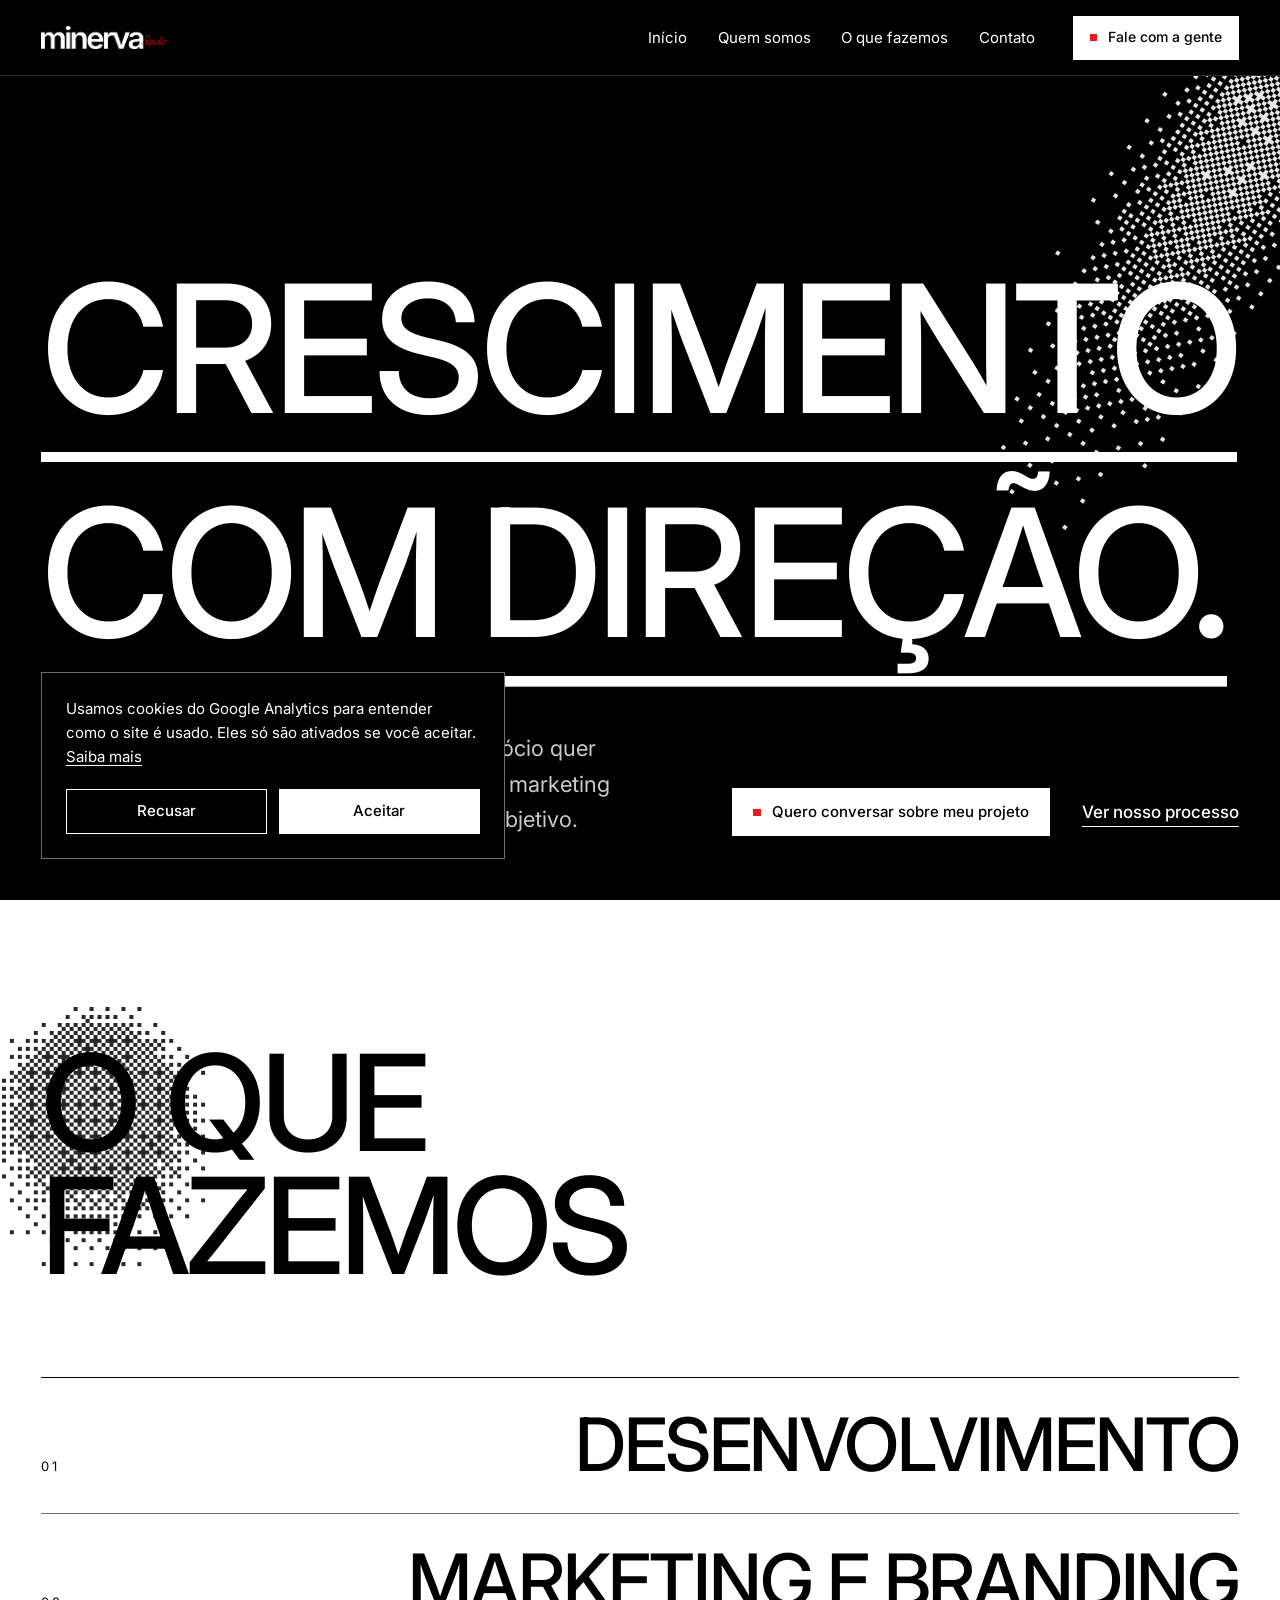
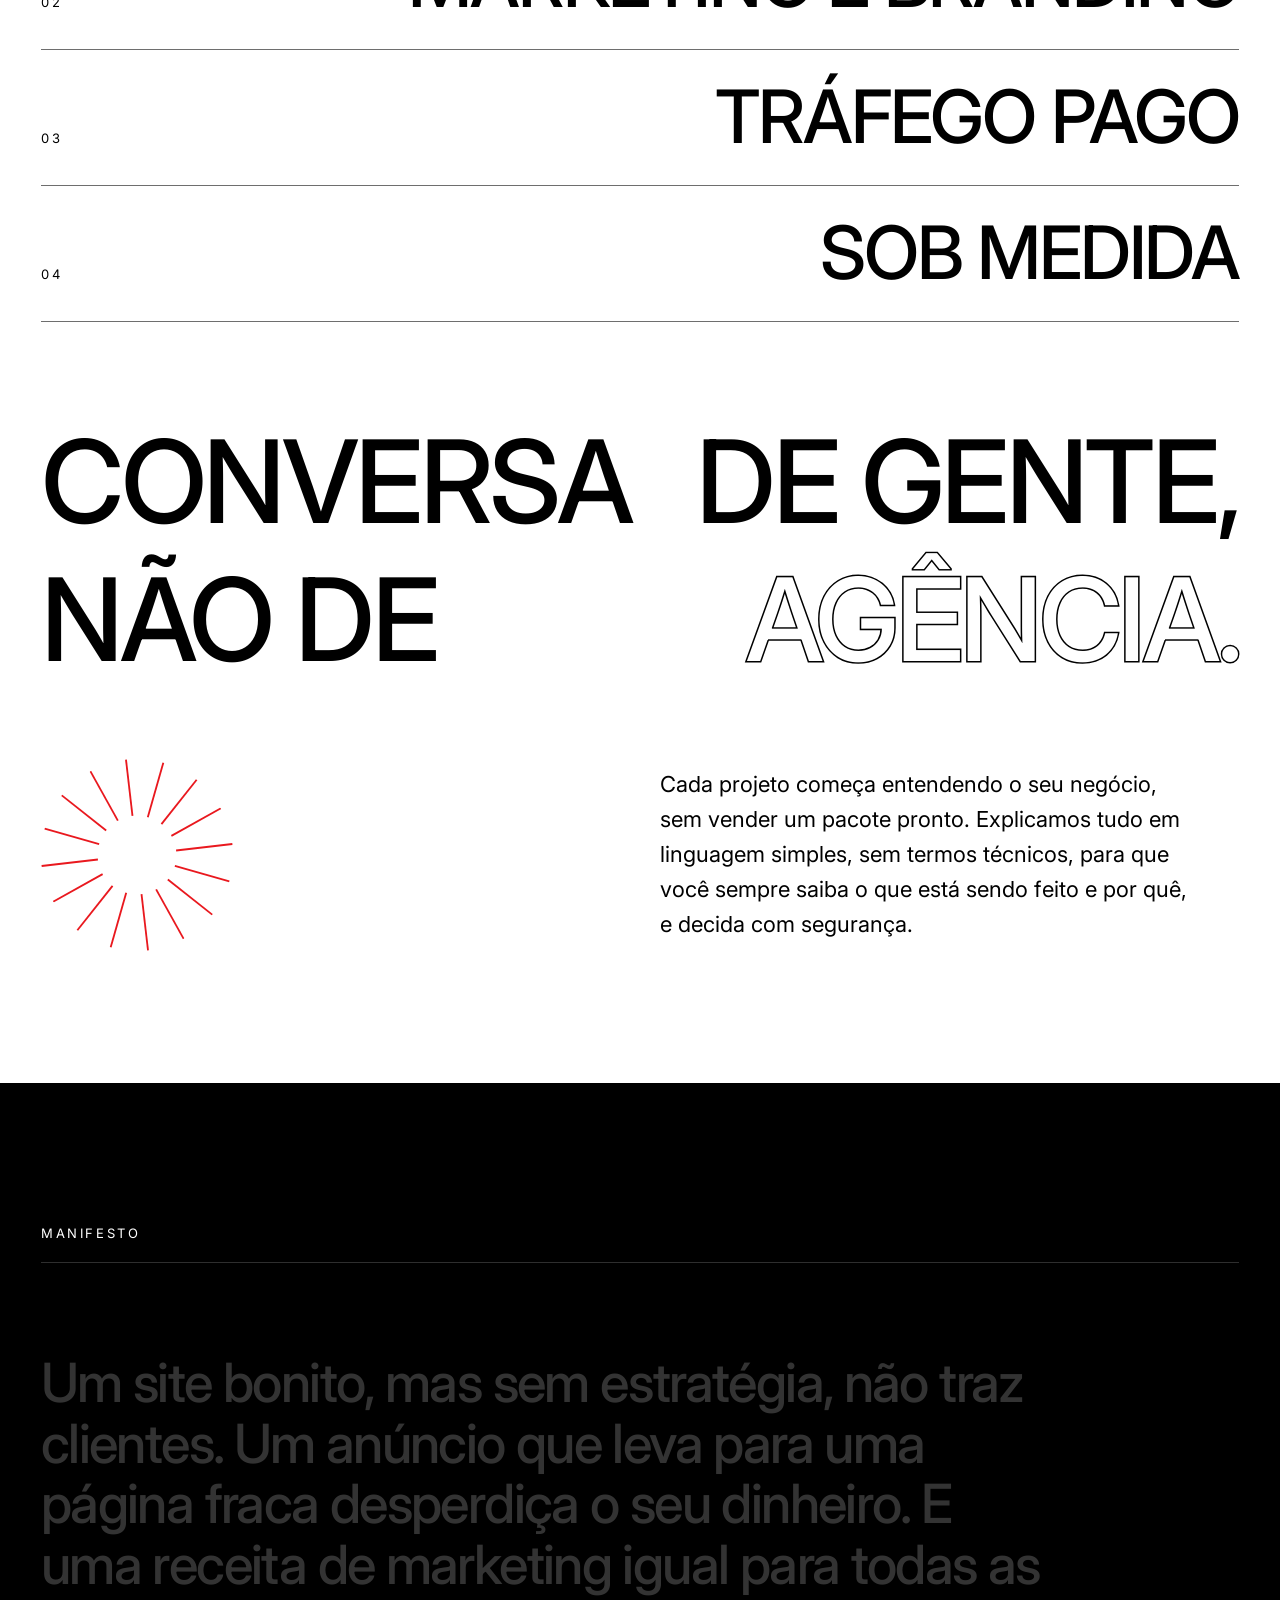
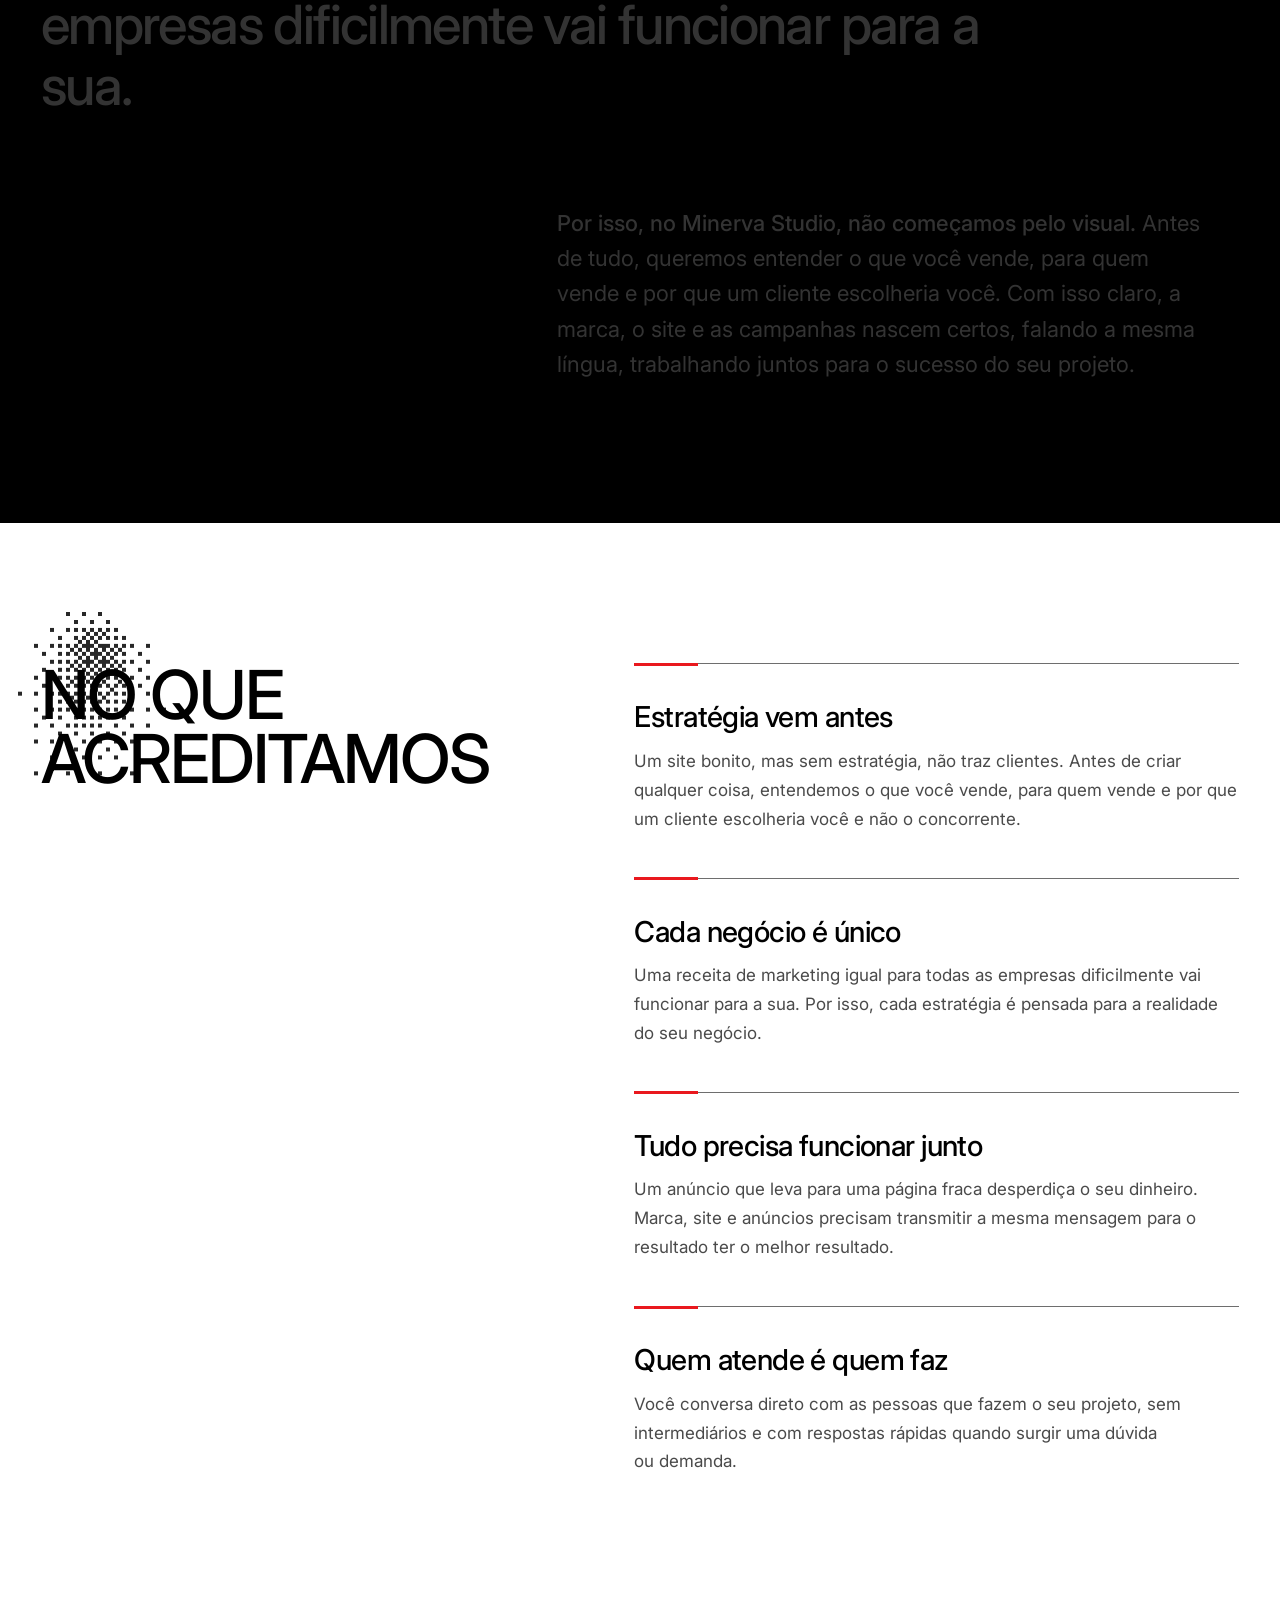
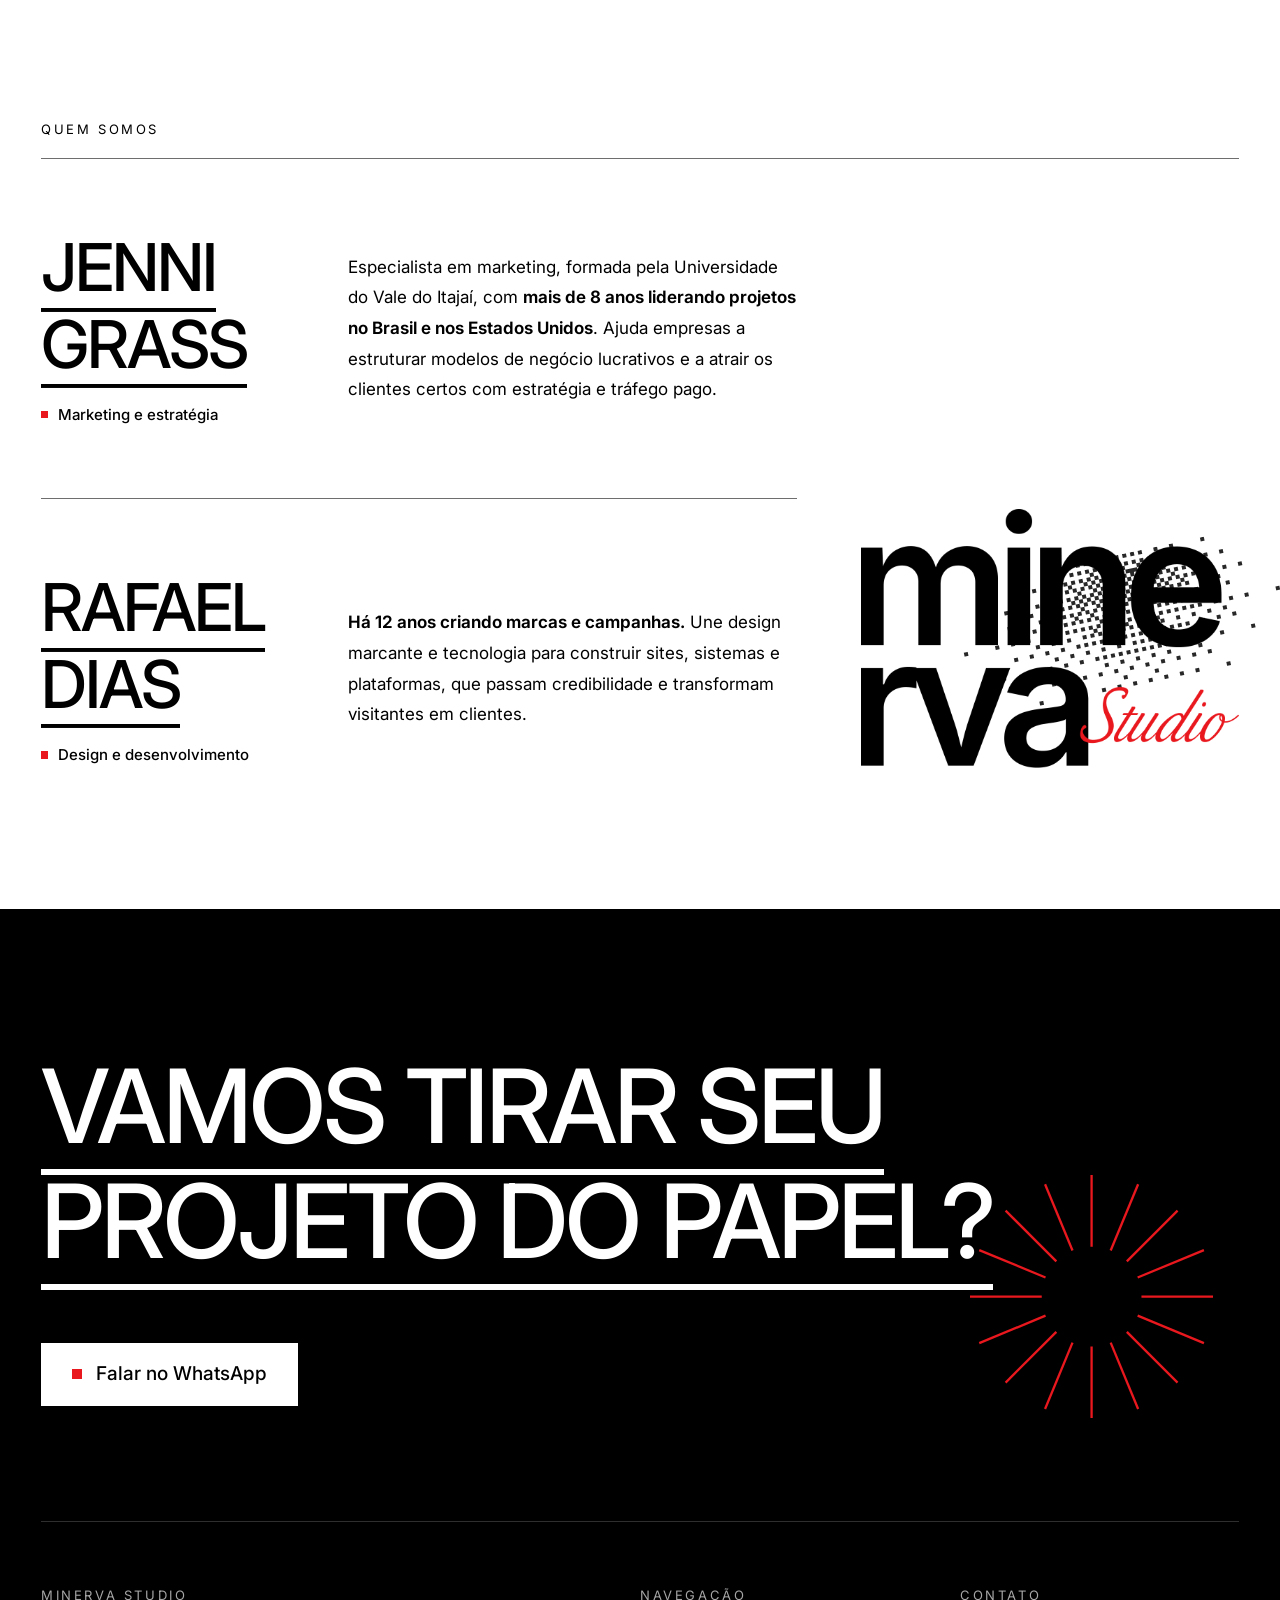
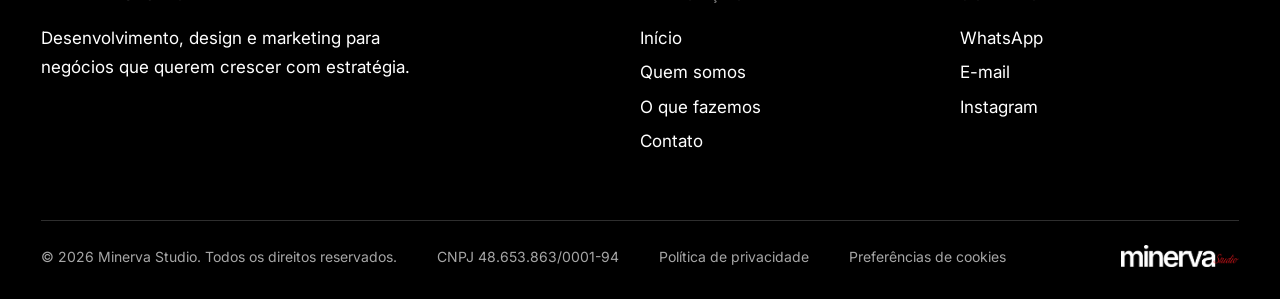
<file: index.html>
<!doctype html>
<html lang="pt-BR">
<head>
  <meta charset="utf-8">
  <meta name="viewport" content="width=device-width, initial-scale=1">
  <title>Minerva Studio | Crescimento com direção.</title>
  <meta name="description" content="Antes de executar, entendemos onde seu negócio quer chegar. Estratégia, desenvolvimento, design e marketing trabalhando juntos para você chegar no seu objetivo.">
  <meta name="theme-color" content="#000000">
  <link rel="canonical" href="https://minervastudio.com.br/">
  <link rel="icon" href="favicon.png" type="image/png">
  <link rel="apple-touch-icon" href="apple-touch-icon.png">

  <meta property="og:type" content="website">
  <meta property="og:url" content="https://minervastudio.com.br/">
  <meta property="og:locale" content="pt_BR">
  <meta property="og:site_name" content="Minerva Studio">
  <meta property="og:title" content="Minerva Studio | Crescimento com direção.">
  <meta property="og:description" content="Antes de executar, entendemos onde seu negócio quer chegar. Estratégia, desenvolvimento, design e marketing trabalhando juntos para você chegar no seu objetivo.">
  <meta property="og:image" content="https://minervastudio.com.br/assets/img/og-image.png">
  <meta property="og:image:width" content="1200">
  <meta property="og:image:height" content="630">
  <meta name="twitter:card" content="summary_large_image">

  <link rel="preconnect" href="https://fonts.googleapis.com">
  <link rel="preconnect" href="https://fonts.gstatic.com" crossorigin>
  <link rel="stylesheet" href="https://fonts.googleapis.com/css2?family=Inter:opsz,wght@14..32,400..700&display=swap">
  <link rel="stylesheet" href="assets/css/main.css?v=4">
  <script>document.documentElement.classList.add('js')</script>
  <!-- Google Analytics, só depois do aceite no aviso de cookies -->
  <script src="assets/js/consent.js?v=4" defer></script>
  <script src="assets/js/main.js?v=4" defer></script>
  <script src="assets/js/dither.js?v=4" defer></script>
</head>
<body>
  <a class="skip-link" href="#conteudo">Pular para o conteúdo</a>

  <svg class="sprite" aria-hidden="true" focusable="false">
    <symbol id="sunburst" viewBox="-100 -100 200 200">
      <g fill="none" stroke="currentColor" stroke-width="1.9">
        <line x1="41" y1="0" x2="100" y2="0"/>
        <line x1="37.88" y1="15.69" x2="92.39" y2="38.27"/>
        <line x1="28.99" y1="28.99" x2="70.71" y2="70.71"/>
        <line x1="15.69" y1="37.88" x2="38.27" y2="92.39"/>
        <line x1="0" y1="41" x2="0" y2="100"/>
        <line x1="-15.69" y1="37.88" x2="-38.27" y2="92.39"/>
        <line x1="-28.99" y1="28.99" x2="-70.71" y2="70.71"/>
        <line x1="-37.88" y1="15.69" x2="-92.39" y2="38.27"/>
        <line x1="-41" y1="0" x2="-100" y2="0"/>
        <line x1="-37.88" y1="-15.69" x2="-92.39" y2="-38.27"/>
        <line x1="-28.99" y1="-28.99" x2="-70.71" y2="-70.71"/>
        <line x1="-15.69" y1="-37.88" x2="-38.27" y2="-92.39"/>
        <line x1="0" y1="-41" x2="0" y2="-100"/>
        <line x1="15.69" y1="-37.88" x2="38.27" y2="-92.39"/>
        <line x1="28.99" y1="-28.99" x2="70.71" y2="-70.71"/>
        <line x1="37.88" y1="-15.69" x2="92.39" y2="-38.27"/>
      </g>
    </symbol>
  </svg>

  <header class="site-header" data-theme="dark">
    <div class="wrap site-header__inner">
      <a class="brand" href="#inicio" aria-label="Minerva Studio, voltar ao início">
        <img class="brand__logo brand__logo--on-dark" src="assets/img/logo-branca.webp" alt="" width="150" height="28">
        <img class="brand__logo brand__logo--on-light" src="assets/img/logo-preta.webp" alt="" width="150" height="28">
      </a>

      <nav class="nav" aria-label="Principal">
        <ul class="nav__list">
          <li><a class="nav__link" href="#inicio">Início</a></li>
          <li><a class="nav__link" href="#quem-somos">Quem somos</a></li>
          <li><a class="nav__link" href="#o-que-fazemos">O que fazemos</a></li>
          <li><a class="nav__link" href="#contato">Contato</a></li>
        </ul>
      </nav>

      <a class="btn btn--header" href="#contato"><span class="btn__mark" aria-hidden="true"></span>Fale com a gente</a>

      <button class="menu-toggle" type="button" aria-expanded="false" aria-controls="menu">
        <span class="menu-toggle__label">Menu</span>
        <span class="menu-toggle__icon" aria-hidden="true"></span>
      </button>
    </div>
  </header>

  <div class="menu" id="menu" hidden>
    <nav class="wrap menu__inner" aria-label="Menu">
      <ul class="menu__list">
        <li><a class="menu__link" href="#inicio"><span class="bar">Início</span></a></li>
        <li><a class="menu__link" href="#quem-somos"><span class="bar">Quem somos</span></a></li>
        <li><a class="menu__link" href="#o-que-fazemos"><span class="bar">O que fazemos</span></a></li>
        <li><a class="menu__link" href="#contato"><span class="bar">Contato</span></a></li>
      </ul>
      <a class="btn btn--light" href="#contato"><span class="btn__mark" aria-hidden="true"></span>Fale com a gente</a>
    </nav>
  </div>

  <main id="conteudo">

    <!-- Cabeçalho -->
    <section class="hero" id="inicio" data-theme="dark" aria-labelledby="hero-title">
      <img class="hero__noise" src="assets/img/noise-2.webp" alt="" data-dither width="1568" height="440">
      <div class="wrap hero__inner">
        <div class="hero__fit">
          <h1 class="display hero__title" id="hero-title">
            <span class="hero__line"><span class="bar">Crescimento</span></span>
            <span class="hero__line"><span class="bar">com direção.</span></span>
          </h1>
        </div>
        <div class="hero__foot">
          <p class="hero__lead">Antes de executar, entendemos onde seu negócio quer chegar. Estratégia, desenvolvimento, design e marketing trabalhando juntos para você chegar no seu objetivo.</p>
          <div class="hero__actions">
            <a class="btn btn--light" href="#contato"><span class="btn__mark" aria-hidden="true"></span>Quero conversar sobre meu projeto</a>
            <a class="link-bar" href="#manifesto"><span class="bar">Ver nosso processo</span></a>
          </div>
        </div>
      </div>
    </section>

    <!-- O que fazemos -->
    <section class="services" id="o-que-fazemos" data-theme="light" aria-labelledby="services-title">
      <div class="wrap">
        <div class="services__head">
          <img class="services__noise" src="assets/img/noise-1.webp" alt="" data-dither width="888" height="1048" loading="lazy" decoding="async">
          <h2 class="display services__title" id="services-title">O que<br> fazemos</h2>
        </div>
        <ol class="services__list">
          <li class="service"><span class="service__num" aria-hidden="true">01</span><span class="service__name">Desenvolvimento</span></li>
          <li class="service"><span class="service__num" aria-hidden="true">02</span><span class="service__name">Marketing e Branding</span></li>
          <li class="service"><span class="service__num" aria-hidden="true">03</span><span class="service__name">Tráfego Pago</span></li>
          <li class="service"><span class="service__num" aria-hidden="true">04</span><span class="service__name">Sob Medida</span></li>
        </ol>
      </div>
    </section>

    <!-- Diferencial -->
    <section class="diff" data-theme="light" aria-labelledby="diff-title">
      <div class="wrap">
        <div class="diff__fit">
          <h2 class="display diff__title" id="diff-title">
            <span class="diff__row"><span class="diff__word">Conversa</span> <span class="diff__word">de gente,</span></span>
            <span class="diff__row"><span class="diff__word">não de</span> <span class="diff__word diff__word--ghost" data-text="agência.">agência.</span></span>
          </h2>
        </div>

        <div class="diff__foot">
          <svg class="sunburst diff__sun" aria-hidden="true" focusable="false"><use href="#sunburst"/></svg>
          <p class="lead diff__lead">Cada projeto começa entendendo o seu negócio, sem vender um pacote pronto. Explicamos tudo em linguagem simples, sem termos técnicos, para que você sempre saiba o que está sendo feito e por quê, e decida com segurança.</p>
        </div>
      </div>
    </section>

    <!-- Manifesto -->
    <section class="manifesto" id="manifesto" data-theme="dark" aria-labelledby="manifesto-title">
      <div class="wrap">
        <div class="section-bar">
          <h2 class="label" id="manifesto-title">Manifesto</h2>
        </div>

        <div class="manifesto__text">
          <p class="manifesto__statement" data-reveal>Um site bonito, mas <mark>sem estratégia</mark>, não traz clientes. Um anúncio que leva para uma <mark>página fraca</mark> desperdiça o seu dinheiro. E uma <mark>receita</mark> de marketing igual para todas as empresas dificilmente vai funcionar para a sua.</p>

          <div class="manifesto__grid">
            <p class="manifesto__body lead" data-reveal><strong>Por isso, no Minerva Studio, não começamos pelo visual.</strong> Antes de tudo, queremos entender o que você vende, para quem vende e por que um cliente escolheria você. Com isso claro, a marca, o site e as campanhas nascem certos, falando a mesma língua, trabalhando juntos para o sucesso do seu projeto.</p>
          </div>
        </div>
      </div>
    </section>

    <!-- No que acreditamos -->
    <section class="beliefs" id="no-que-acreditamos" data-theme="light" aria-labelledby="beliefs-title">
      <div class="wrap beliefs__grid">
        <div class="beliefs__head">
          <img class="beliefs__noise" src="assets/img/noise-4.webp" alt="" data-dither width="972" height="1020" loading="lazy" decoding="async">
          <h2 class="display beliefs__title" id="beliefs-title">No que<br> acreditamos</h2>
        </div>
        <ul class="beliefs__list">
          <li class="belief">
            <h3 class="belief__title">Estratégia vem antes</h3>
            <p>Um site bonito, mas sem estratégia, não traz clientes. Antes de criar qualquer coisa, entendemos o que você vende, para quem vende e por que um cliente escolheria você e não o concorrente.</p>
          </li>
          <li class="belief">
            <h3 class="belief__title">Cada negócio é único</h3>
            <p>Uma receita de marketing igual para todas as empresas dificilmente vai funcionar para a sua. Por isso, cada estratégia é pensada para a realidade do seu negócio.</p>
          </li>
          <li class="belief">
            <h3 class="belief__title">Tudo precisa funcionar junto</h3>
            <p>Um anúncio que leva para uma página fraca desperdiça o seu dinheiro. Marca, site e anúncios precisam transmitir a mesma mensagem para o resultado ter o melhor resultado.</p>
          </li>
          <li class="belief">
            <h3 class="belief__title">Quem atende é quem faz</h3>
            <p>Você conversa direto com as pessoas que fazem o seu projeto, sem intermediários e com respostas rápidas quando surgir uma dúvida ou demanda.</p>
          </li>
        </ul>
      </div>
    </section>

    <!-- Quem somos -->
    <section class="team" id="quem-somos" data-theme="light" aria-labelledby="team-title">
      <div class="wrap">
        <div class="section-bar">
          <h2 class="label" id="team-title">Quem somos</h2>
        </div>
        <div class="team__grid">
          <div class="team__people">
            <article class="person">
              <div class="person__head">
                <h3 class="person__name" data-photo="assets/img/jenni.webp"><span class="bar">Jenni</span><br><span class="bar">Grass</span></h3>
                <p class="person__role"><span class="mark" aria-hidden="true"></span>Marketing e estratégia</p>
              </div>
              <p class="person__bio">Especialista em marketing, formada pela Universidade do Vale do Itajaí, com <strong>mais de 8 anos liderando projetos no Brasil e nos Estados Unidos</strong>. Ajuda empresas a estruturar modelos de negócio lucrativos e a atrair os clientes certos com estratégia e tráfego pago.</p>
            </article>
            <article class="person">
              <div class="person__head">
                <h3 class="person__name" data-photo="assets/img/rafa.webp"><span class="bar">Rafael</span><br><span class="bar">Dias</span></h3>
                <p class="person__role"><span class="mark" aria-hidden="true"></span>Design e desenvolvimento</p>
              </div>
              <p class="person__bio"><strong>Há 12 anos criando marcas e campanhas.</strong> Une design marcante e tecnologia para construir sites, sistemas e plataformas, que passam credibilidade e transformam visitantes em clientes.</p>
            </article>
          </div>
          <div class="team__mark" aria-hidden="true">
            <img class="team__noise" src="assets/img/noise-3.webp" alt="" data-dither width="1548" height="520" loading="lazy" decoding="async">
            <img class="team__logo" src="assets/img/logo-curta-preta.webp" alt="" width="1082" height="742" loading="lazy" decoding="async">
          </div>
        </div>
      </div>
    </section>

  </main>

  <!-- Rodapé -->
  <!-- TODO: link do LinkedIn -->
  <footer class="footer" id="contato" data-theme="dark">
    <div class="wrap">
      <div class="footer__cta">
        <h2 class="display footer__title"><span class="bar">Vamos tirar seu projeto do papel?</span></h2>
        <a class="btn btn--light btn--lg" href="https://wa.me/5551993784268" target="_blank" rel="noopener"><span class="btn__mark" aria-hidden="true"></span>Falar no WhatsApp</a>
        <svg class="sunburst footer__sun" aria-hidden="true" focusable="false"><use href="#sunburst"/></svg>
      </div>

      <div class="footer__cols">
        <div class="footer__col footer__col--about">
          <h3 class="label footer__heading">Minerva Studio</h3>
          <p>Desenvolvimento, design e marketing para negócios que querem crescer com estratégia.</p>
        </div>
        <nav class="footer__col" aria-label="Rodapé">
          <h3 class="label footer__heading">Navegação</h3>
          <ul class="footer__links">
            <li><a href="#inicio">Início</a></li>
            <li><a href="#quem-somos">Quem somos</a></li>
            <li><a href="#o-que-fazemos">O que fazemos</a></li>
            <li><a href="#contato">Contato</a></li>
          </ul>
        </nav>
        <div class="footer__col">
          <h3 class="label footer__heading">Contato</h3>
          <ul class="footer__links">
            <li><a href="https://wa.me/5551993784268" target="_blank" rel="noopener">WhatsApp</a></li>
            <li><a href="mailto:falecom@minervastudio.com.br">E-mail</a></li>
            <li><a href="https://instagram.com/minerva.stdo" target="_blank" rel="noopener">Instagram</a></li>
          </ul>
        </div>
      </div>

      <div class="footer__legal">
        <p>© 2026 Minerva Studio. Todos os direitos reservados.</p>
        <p>CNPJ 48.653.863/0001-94</p>
        <a href="privacidade.html">Política de privacidade</a>
        <button class="footer__cookies" type="button" data-cookies-open>Preferências de cookies</button>
        <img class="footer__logo" src="assets/img/logo-branca.webp" alt="Minerva Studio" width="2129" height="397" loading="lazy" decoding="async">
      </div>
    </div>
  </footer>

  <!-- Aviso de cookies: aparece até o visitante escolher (consent.js) -->
  <section class="cookies" data-cookies aria-label="Aviso de cookies" hidden>
    <p>Usamos cookies do Google Analytics para entender como o site é usado. Eles só são ativados se você aceitar. <a href="privacidade.html#cookies">Saiba mais</a></p>
    <div class="cookies__actions">
      <button class="btn btn--outline" type="button" data-cookies-choice="recusado">Recusar</button>
      <button class="btn btn--light" type="button" data-cookies-choice="aceito">Aceitar</button>
    </div>
  </section>
</body>
</html>
</file>
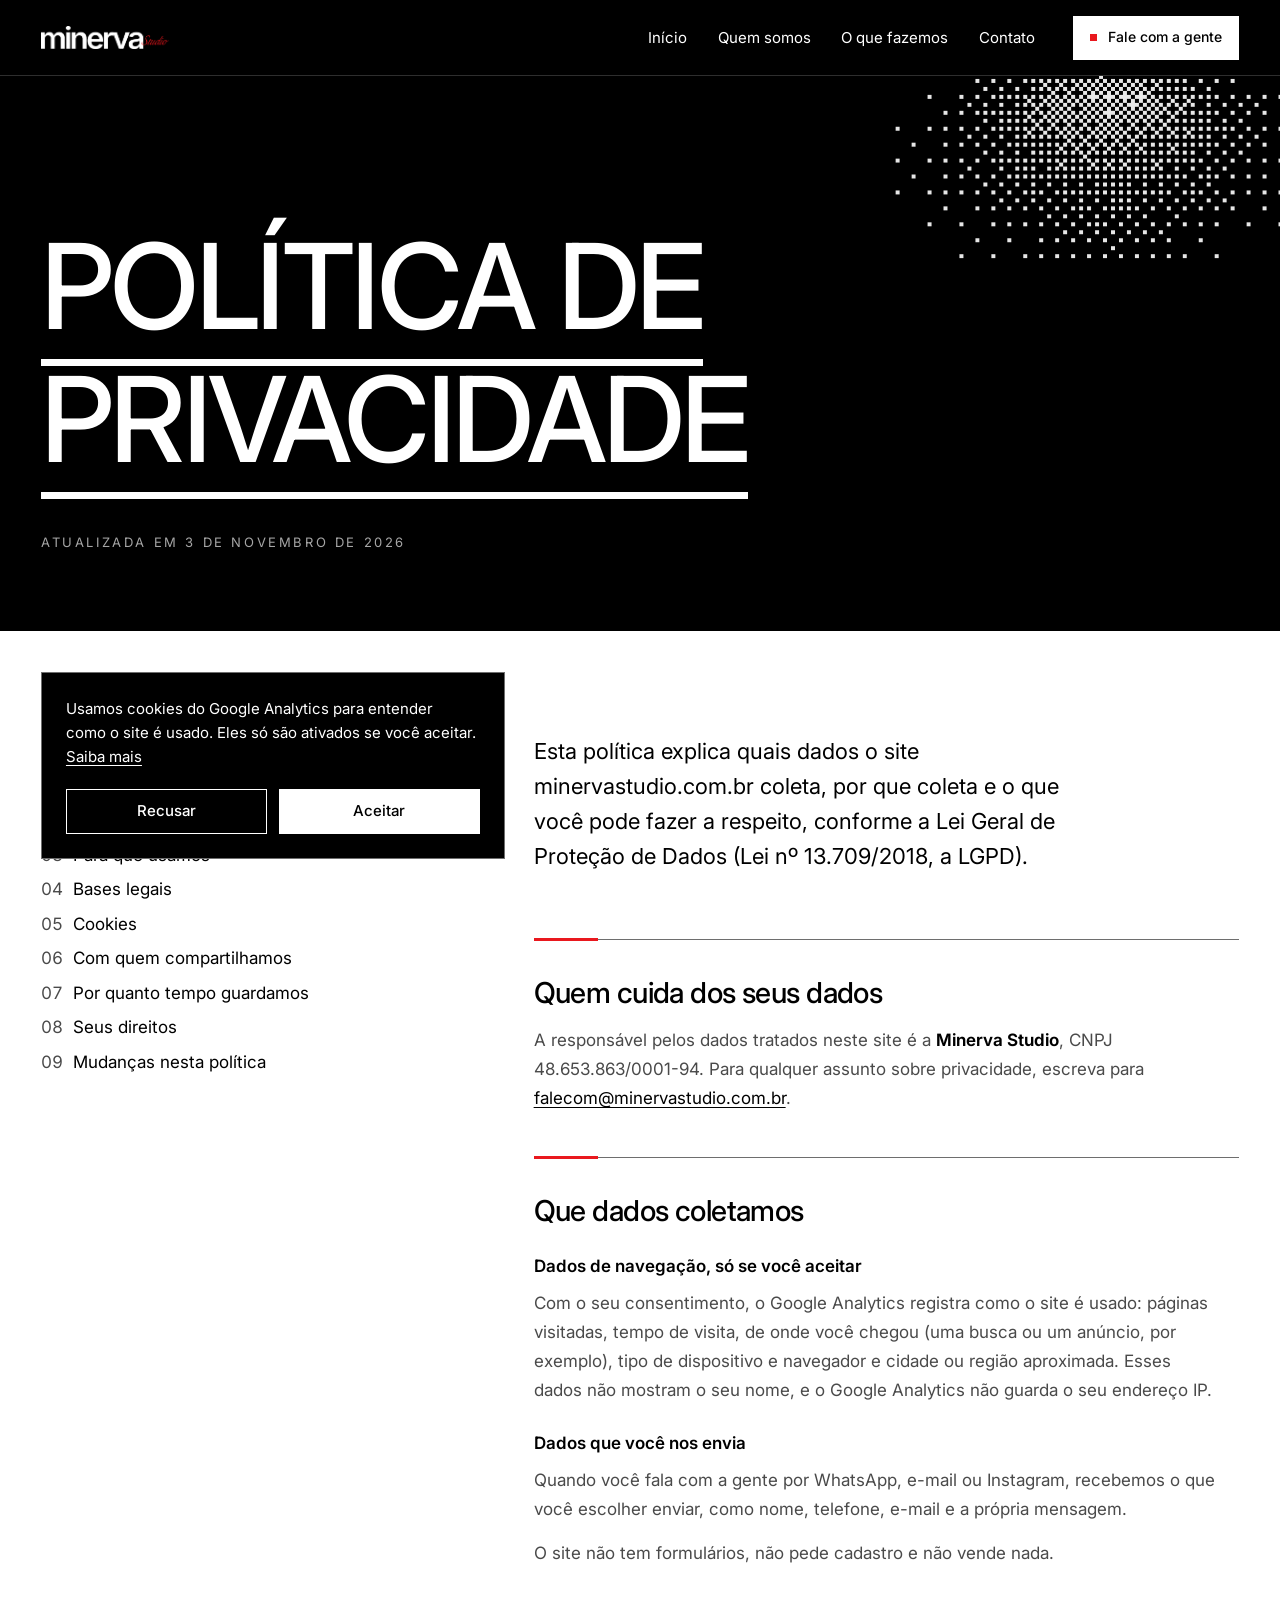
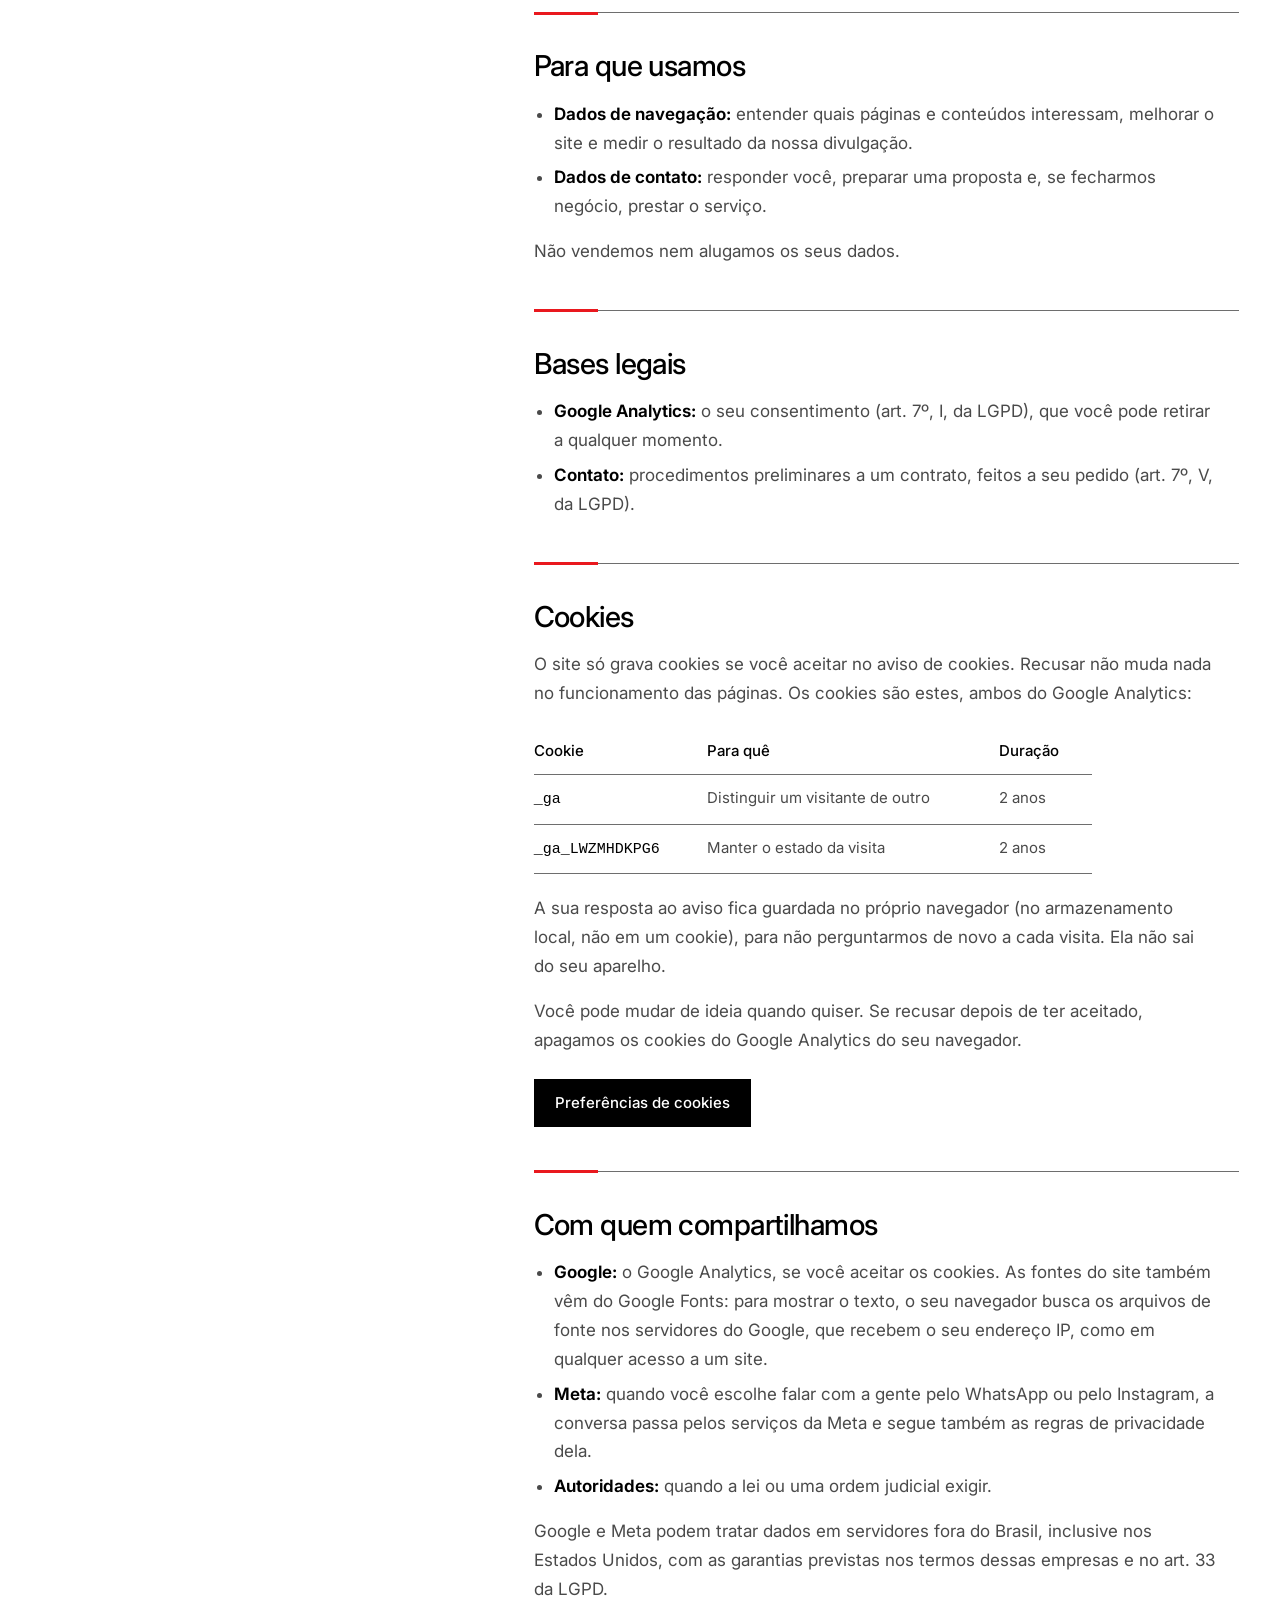
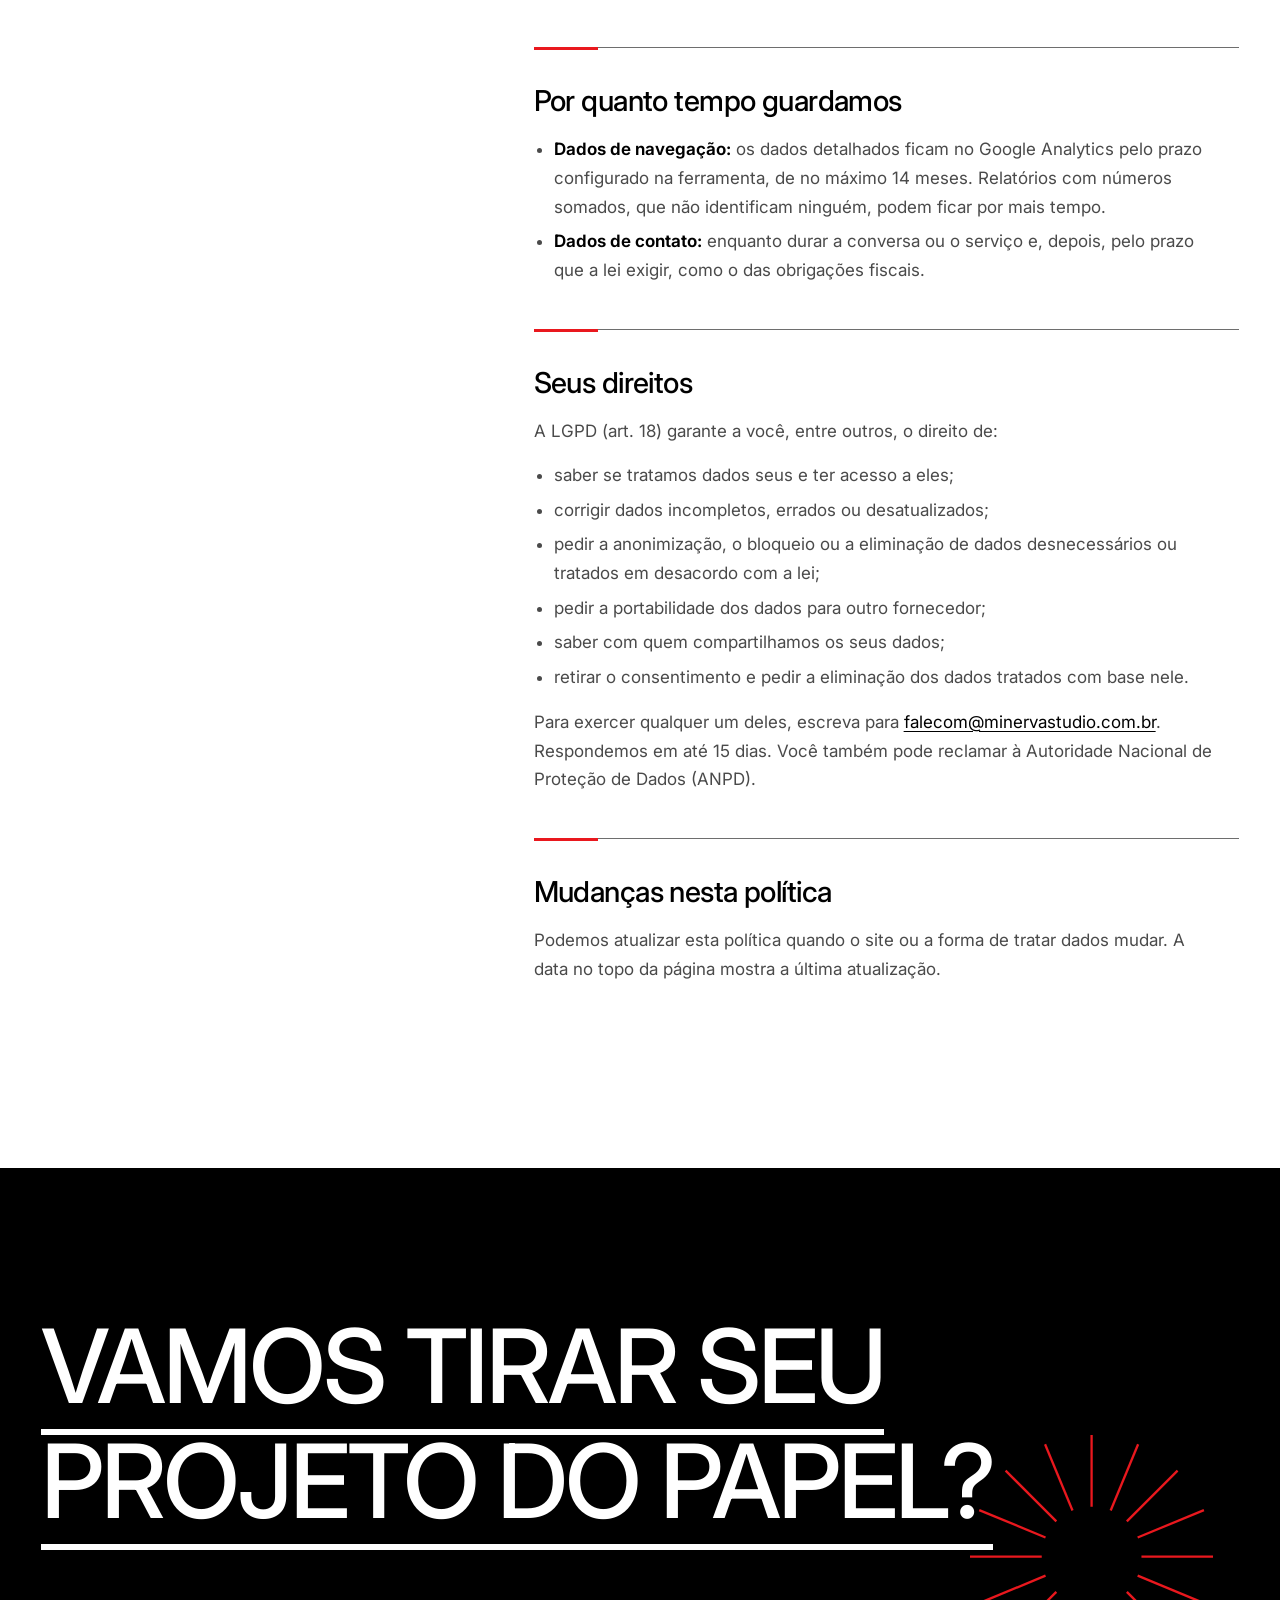
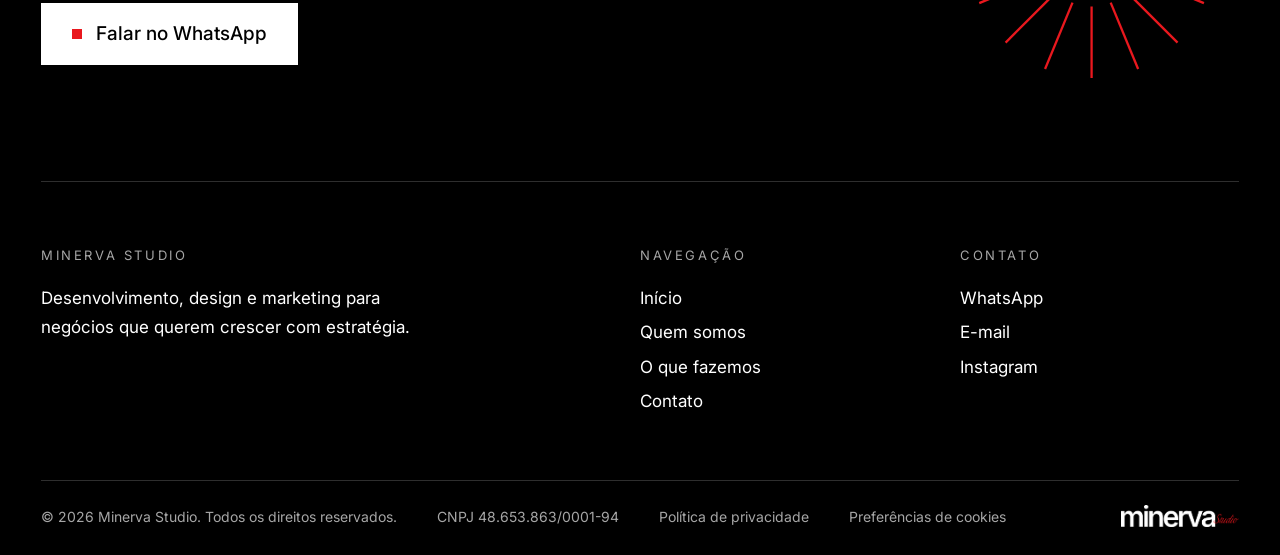
<file: privacidade.html>
<!doctype html>
<html lang="pt-BR">
<head>
  <meta charset="utf-8">
  <meta name="viewport" content="width=device-width, initial-scale=1">
  <title>Política de privacidade | Minerva Studio</title>
  <meta name="description" content="Quais dados o site da Minerva Studio coleta, para que usa, quando grava cookies e como exercer os seus direitos pela LGPD.">
  <meta name="theme-color" content="#000000">
  <link rel="canonical" href="https://minervastudio.com.br/privacidade.html">
  <link rel="icon" href="favicon.png" type="image/png">
  <link rel="apple-touch-icon" href="apple-touch-icon.png">

  <meta property="og:type" content="website">
  <meta property="og:url" content="https://minervastudio.com.br/privacidade.html">
  <meta property="og:locale" content="pt_BR">
  <meta property="og:site_name" content="Minerva Studio">
  <meta property="og:title" content="Política de privacidade | Minerva Studio">
  <meta property="og:description" content="Quais dados o site da Minerva Studio coleta, para que usa, quando grava cookies e como exercer os seus direitos pela LGPD.">
  <meta property="og:image" content="https://minervastudio.com.br/assets/img/og-image.png">
  <meta property="og:image:width" content="1200">
  <meta property="og:image:height" content="630">
  <meta name="twitter:card" content="summary_large_image">

  <link rel="preconnect" href="https://fonts.googleapis.com">
  <link rel="preconnect" href="https://fonts.gstatic.com" crossorigin>
  <link rel="stylesheet" href="https://fonts.googleapis.com/css2?family=Inter:opsz,wght@14..32,400..700&display=swap">
  <link rel="stylesheet" href="assets/css/main.css?v=4">
  <script>document.documentElement.classList.add('js')</script>
  <!-- Google Analytics, só depois do aceite no aviso de cookies -->
  <script src="assets/js/consent.js?v=4" defer></script>
  <script src="assets/js/main.js?v=4" defer></script>
  <script src="assets/js/dither.js?v=4" defer></script>
</head>
<body>
  <a class="skip-link" href="#conteudo">Pular para o conteúdo</a>

  <svg class="sprite" aria-hidden="true" focusable="false">
    <symbol id="sunburst" viewBox="-100 -100 200 200">
      <g fill="none" stroke="currentColor" stroke-width="1.9">
        <line x1="41" y1="0" x2="100" y2="0"/>
        <line x1="37.88" y1="15.69" x2="92.39" y2="38.27"/>
        <line x1="28.99" y1="28.99" x2="70.71" y2="70.71"/>
        <line x1="15.69" y1="37.88" x2="38.27" y2="92.39"/>
        <line x1="0" y1="41" x2="0" y2="100"/>
        <line x1="-15.69" y1="37.88" x2="-38.27" y2="92.39"/>
        <line x1="-28.99" y1="28.99" x2="-70.71" y2="70.71"/>
        <line x1="-37.88" y1="15.69" x2="-92.39" y2="38.27"/>
        <line x1="-41" y1="0" x2="-100" y2="0"/>
        <line x1="-37.88" y1="-15.69" x2="-92.39" y2="-38.27"/>
        <line x1="-28.99" y1="-28.99" x2="-70.71" y2="-70.71"/>
        <line x1="-15.69" y1="-37.88" x2="-38.27" y2="-92.39"/>
        <line x1="0" y1="-41" x2="0" y2="-100"/>
        <line x1="15.69" y1="-37.88" x2="38.27" y2="-92.39"/>
        <line x1="28.99" y1="-28.99" x2="70.71" y2="-70.71"/>
        <line x1="37.88" y1="-15.69" x2="92.39" y2="-38.27"/>
      </g>
    </symbol>
  </svg>

  <header class="site-header" data-theme="dark">
    <div class="wrap site-header__inner">
      <a class="brand" href="index.html" aria-label="Minerva Studio, voltar ao início">
        <img class="brand__logo brand__logo--on-dark" src="assets/img/logo-branca.webp" alt="" width="150" height="28">
        <img class="brand__logo brand__logo--on-light" src="assets/img/logo-preta.webp" alt="" width="150" height="28">
      </a>

      <nav class="nav" aria-label="Principal">
        <ul class="nav__list">
          <li><a class="nav__link" href="index.html#inicio">Início</a></li>
          <li><a class="nav__link" href="index.html#quem-somos">Quem somos</a></li>
          <li><a class="nav__link" href="index.html#o-que-fazemos">O que fazemos</a></li>
          <li><a class="nav__link" href="#contato">Contato</a></li>
        </ul>
      </nav>

      <a class="btn btn--header" href="#contato"><span class="btn__mark" aria-hidden="true"></span>Fale com a gente</a>

      <button class="menu-toggle" type="button" aria-expanded="false" aria-controls="menu">
        <span class="menu-toggle__label">Menu</span>
        <span class="menu-toggle__icon" aria-hidden="true"></span>
      </button>
    </div>
  </header>

  <div class="menu" id="menu" hidden>
    <nav class="wrap menu__inner" aria-label="Menu">
      <ul class="menu__list">
        <li><a class="menu__link" href="index.html#inicio"><span class="bar">Início</span></a></li>
        <li><a class="menu__link" href="index.html#quem-somos"><span class="bar">Quem somos</span></a></li>
        <li><a class="menu__link" href="index.html#o-que-fazemos"><span class="bar">O que fazemos</span></a></li>
        <li><a class="menu__link" href="#contato"><span class="bar">Contato</span></a></li>
      </ul>
      <a class="btn btn--light" href="#contato"><span class="btn__mark" aria-hidden="true"></span>Fale com a gente</a>
    </nav>
  </div>

  <main id="conteudo">

    <!-- Título -->
    <section class="legal-hero" data-theme="dark" aria-labelledby="legal-title">
      <img class="legal-hero__noise" src="assets/img/noise-3.webp" alt="" data-dither width="1548" height="520">
      <div class="wrap">
        <h1 class="display legal-hero__title" id="legal-title"><span class="bar">Política de privacidade</span></h1>
        <p class="label legal-hero__date">Atualizada em 3 de novembro de 2026</p>
      </div>
    </section>

    <!-- Texto da política -->
    <section class="legal" data-theme="light" aria-label="Texto da política">
      <div class="wrap legal__grid">
        <nav class="legal__toc" aria-labelledby="toc-title">
          <h2 class="label" id="toc-title">Nesta página</h2>
          <ol>
            <li><a href="#quem">Quem cuida dos seus dados</a></li>
            <li><a href="#dados">Que dados coletamos</a></li>
            <li><a href="#uso">Para que usamos</a></li>
            <li><a href="#bases">Bases legais</a></li>
            <li><a href="#cookies">Cookies</a></li>
            <li><a href="#compartilhamento">Com quem compartilhamos</a></li>
            <li><a href="#retencao">Por quanto tempo guardamos</a></li>
            <li><a href="#direitos">Seus direitos</a></li>
            <li><a href="#alteracoes">Mudanças nesta política</a></li>
          </ol>
        </nav>

        <div class="legal__body">
          <p class="lead legal__intro">Esta política explica quais dados o site minervastudio.com.br coleta, por que coleta e o que você pode fazer a respeito, conforme a Lei Geral de Proteção de Dados (Lei nº 13.709/2018, a LGPD).</p>

          <section class="legal__section" id="quem">
            <h2>Quem cuida dos seus dados</h2>
            <p>A responsável pelos dados tratados neste site é a <strong>Minerva Studio</strong>, CNPJ 48.653.863/0001-94. Para qualquer assunto sobre privacidade, escreva para <a href="mailto:falecom@minervastudio.com.br">falecom@minervastudio.com.br</a>.</p>
          </section>

          <section class="legal__section" id="dados">
            <h2>Que dados coletamos</h2>
            <h3>Dados de navegação, só se você aceitar</h3>
            <p>Com o seu consentimento, o Google Analytics registra como o site é usado: páginas visitadas, tempo de visita, de onde você chegou (uma busca ou um anúncio, por exemplo), tipo de dispositivo e navegador e cidade ou região aproximada. Esses dados não mostram o seu nome, e o Google Analytics não guarda o seu endereço IP.</p>
            <h3>Dados que você nos envia</h3>
            <p>Quando você fala com a gente por WhatsApp, e-mail ou Instagram, recebemos o que você escolher enviar, como nome, telefone, e-mail e a própria mensagem.</p>
            <p>O site não tem formulários, não pede cadastro e não vende nada.</p>
          </section>

          <section class="legal__section" id="uso">
            <h2>Para que usamos</h2>
            <ul>
              <li><strong>Dados de navegação:</strong> entender quais páginas e conteúdos interessam, melhorar o site e medir o resultado da nossa divulgação.</li>
              <li><strong>Dados de contato:</strong> responder você, preparar uma proposta e, se fecharmos negócio, prestar o serviço.</li>
            </ul>
            <p>Não vendemos nem alugamos os seus dados.</p>
          </section>

          <section class="legal__section" id="bases">
            <h2>Bases legais</h2>
            <ul>
              <li><strong>Google Analytics:</strong> o seu consentimento (art. 7º, I, da LGPD), que você pode retirar a qualquer momento.</li>
              <li><strong>Contato:</strong> procedimentos preliminares a um contrato, feitos a seu pedido (art. 7º, V, da LGPD).</li>
            </ul>
          </section>

          <section class="legal__section" id="cookies">
            <h2>Cookies</h2>
            <p>O site só grava cookies se você aceitar no aviso de cookies. Recusar não muda nada no funcionamento das páginas. Os cookies são estes, ambos do Google Analytics:</p>
            <table class="legal__table">
              <thead>
                <tr><th scope="col">Cookie</th><th scope="col">Para quê</th><th scope="col">Duração</th></tr>
              </thead>
              <tbody>
                <tr><th scope="row"><code>_ga</code></th><td>Distinguir um visitante de outro</td><td>2 anos</td></tr>
                <tr><th scope="row"><code>_ga_LWZMHDKPG6</code></th><td>Manter o estado da visita</td><td>2 anos</td></tr>
              </tbody>
            </table>
            <p>A sua resposta ao aviso fica guardada no próprio navegador (no armazenamento local, não em um cookie), para não perguntarmos de novo a cada visita. Ela não sai do seu aparelho.</p>
            <p>Você pode mudar de ideia quando quiser. Se recusar depois de ter aceitado, apagamos os cookies do Google Analytics do seu navegador.</p>
            <button class="btn btn--dark" type="button" data-cookies-open>Preferências de cookies</button>
          </section>

          <section class="legal__section" id="compartilhamento">
            <h2>Com quem compartilhamos</h2>
            <ul>
              <li><strong>Google:</strong> o Google Analytics, se você aceitar os cookies. As fontes do site também vêm do Google Fonts: para mostrar o texto, o seu navegador busca os arquivos de fonte nos servidores do Google, que recebem o seu endereço IP, como em qualquer acesso a um site.</li>
              <li><strong>Meta:</strong> quando você escolhe falar com a gente pelo WhatsApp ou pelo Instagram, a conversa passa pelos serviços da Meta e segue também as regras de privacidade dela.</li>
              <li><strong>Autoridades:</strong> quando a lei ou uma ordem judicial exigir.</li>
            </ul>
            <p>Google e Meta podem tratar dados em servidores fora do Brasil, inclusive nos Estados Unidos, com as garantias previstas nos termos dessas empresas e no art. 33 da LGPD.</p>
          </section>

          <section class="legal__section" id="retencao">
            <h2>Por quanto tempo guardamos</h2>
            <ul>
              <li><strong>Dados de navegação:</strong> os dados detalhados ficam no Google Analytics pelo prazo configurado na ferramenta, de no máximo 14 meses. Relatórios com números somados, que não identificam ninguém, podem ficar por mais tempo.</li>
              <li><strong>Dados de contato:</strong> enquanto durar a conversa ou o serviço e, depois, pelo prazo que a lei exigir, como o das obrigações fiscais.</li>
            </ul>
          </section>

          <section class="legal__section" id="direitos">
            <h2>Seus direitos</h2>
            <p>A LGPD (art. 18) garante a você, entre outros, o direito de:</p>
            <ul>
              <li>saber se tratamos dados seus e ter acesso a eles;</li>
              <li>corrigir dados incompletos, errados ou desatualizados;</li>
              <li>pedir a anonimização, o bloqueio ou a eliminação de dados desnecessários ou tratados em desacordo com a lei;</li>
              <li>pedir a portabilidade dos dados para outro fornecedor;</li>
              <li>saber com quem compartilhamos os seus dados;</li>
              <li>retirar o consentimento e pedir a eliminação dos dados tratados com base nele.</li>
            </ul>
            <p>Para exercer qualquer um deles, escreva para <a href="mailto:falecom@minervastudio.com.br">falecom@minervastudio.com.br</a>. Respondemos em até 15 dias. Você também pode reclamar à Autoridade Nacional de Proteção de Dados (ANPD).</p>
          </section>

          <section class="legal__section" id="alteracoes">
            <h2>Mudanças nesta política</h2>
            <p>Podemos atualizar esta política quando o site ou a forma de tratar dados mudar. A data no topo da página mostra a última atualização.</p>
          </section>
        </div>
      </div>
    </section>

  </main>

  <!-- Rodapé -->
  <footer class="footer" id="contato" data-theme="dark">
    <div class="wrap">
      <div class="footer__cta">
        <h2 class="display footer__title"><span class="bar">Vamos tirar seu projeto do papel?</span></h2>
        <a class="btn btn--light btn--lg" href="https://wa.me/5551993784268" target="_blank" rel="noopener"><span class="btn__mark" aria-hidden="true"></span>Falar no WhatsApp</a>
        <svg class="sunburst footer__sun" aria-hidden="true" focusable="false"><use href="#sunburst"/></svg>
      </div>

      <div class="footer__cols">
        <div class="footer__col footer__col--about">
          <h3 class="label footer__heading">Minerva Studio</h3>
          <p>Desenvolvimento, design e marketing para negócios que querem crescer com estratégia.</p>
        </div>
        <nav class="footer__col" aria-label="Rodapé">
          <h3 class="label footer__heading">Navegação</h3>
          <ul class="footer__links">
            <li><a href="index.html#inicio">Início</a></li>
            <li><a href="index.html#quem-somos">Quem somos</a></li>
            <li><a href="index.html#o-que-fazemos">O que fazemos</a></li>
            <li><a href="#contato">Contato</a></li>
          </ul>
        </nav>
        <div class="footer__col">
          <h3 class="label footer__heading">Contato</h3>
          <ul class="footer__links">
            <li><a href="https://wa.me/5551993784268" target="_blank" rel="noopener">WhatsApp</a></li>
            <li><a href="mailto:falecom@minervastudio.com.br">E-mail</a></li>
            <li><a href="https://instagram.com/minerva.stdo" target="_blank" rel="noopener">Instagram</a></li>
          </ul>
        </div>
      </div>

      <div class="footer__legal">
        <p>© 2026 Minerva Studio. Todos os direitos reservados.</p>
        <p>CNPJ 48.653.863/0001-94</p>
        <a href="privacidade.html">Política de privacidade</a>
        <button class="footer__cookies" type="button" data-cookies-open>Preferências de cookies</button>
        <img class="footer__logo" src="assets/img/logo-branca.webp" alt="Minerva Studio" width="2129" height="397" loading="lazy" decoding="async">
      </div>
    </div>
  </footer>

  <!-- Aviso de cookies: aparece até o visitante escolher (consent.js) -->
  <section class="cookies" data-cookies aria-label="Aviso de cookies" hidden>
    <p>Usamos cookies do Google Analytics para entender como o site é usado. Eles só são ativados se você aceitar. <a href="#cookies">Saiba mais</a></p>
    <div class="cookies__actions">
      <button class="btn btn--outline" type="button" data-cookies-choice="recusado">Recusar</button>
      <button class="btn btn--light" type="button" data-cookies-choice="aceito">Aceitar</button>
    </div>
  </section>
</body>
</html>
</file>
<file: assets/css/main.css>
/* ==========================================================================
   Minerva Studio
   Linguagem visual da proposta: preto e branco puros, vermelho de acento,
   Inter em caixa alta com barra sob cada linha, sunburst e spray de pontos.
   ========================================================================== */

:root {
  --black: #000;
  --white: #fff;
  --red: #e9181e;
  --graphite: #282828;

  --line-on-light: #6e6e6e;
  --line-on-dark: #2e2e2e;
  --muted-on-light: #4a4a4a;
  --muted-on-dark: #a6a6a6;

  --font: "Inter", system-ui, -apple-system, "Segoe UI", Roboto, sans-serif;

  --fs-body: 1.0625rem;
  --fs-lead: clamp(1.125rem, 0.95rem + 0.55vw, 1.375rem);
  --fs-label: 0.8125rem;

  --gutter: clamp(1rem, 3.2vw, 3rem);
  --max: 1760px;
  --space-section: clamp(5rem, 11vw, 10rem);
  --header-h: 76px;

  --ease-out: cubic-bezier(0.2, 0.7, 0.1, 1);
}

@media (max-width: 959px) {
  :root { --header-h: 64px; }
}

/* Reset enxuto
   ========================================================================== */

*,
*::before,
*::after { box-sizing: border-box; }

html {
  -webkit-text-size-adjust: 100%;
  text-size-adjust: 100%;
  scroll-padding-top: var(--header-h);
}

@media (prefers-reduced-motion: no-preference) {
  html { scroll-behavior: smooth; }
}

body {
  margin: 0;
  background: var(--white);
  color: var(--black);
  font-family: var(--font);
  font-size: var(--fs-body);
  line-height: 1.7;
  font-optical-sizing: auto;
  -webkit-font-smoothing: antialiased;
  -moz-osx-font-smoothing: grayscale;
  text-rendering: optimizeLegibility;
}

h1, h2, h3, p, ul, ol, figure { margin: 0; }
ul, ol { padding: 0; }
img, svg { display: block; max-width: 100%; }
a { color: inherit; text-decoration: none; }
strong { font-weight: 650; }
button { font: inherit; color: inherit; }

::selection { background: var(--red); color: var(--white); }

:focus-visible {
  outline: 2px solid var(--red);
  outline-offset: 4px;
}

.sprite { position: absolute; width: 0; height: 0; overflow: hidden; }

.skip-link {
  position: absolute;
  left: var(--gutter);
  top: 0;
  z-index: 100;
  padding: 0.75rem 1rem;
  background: var(--red);
  color: var(--white);
  font-weight: 500;
  transform: translateY(-120%);
}
.skip-link:focus { transform: none; }

/* Base tipográfica e utilitários
   ========================================================================== */

.wrap {
  width: 100%;
  max-width: var(--max);
  margin-inline: auto;
  padding-inline: var(--gutter);
}

.display {
  font-weight: 500;
  text-transform: uppercase;
  letter-spacing: -0.03em;
  line-height: 0.9;
}

.label {
  font-size: var(--fs-label);
  font-weight: 400;
  letter-spacing: 0.2em;
  line-height: 1.4;
  text-transform: uppercase;
}

.lead {
  font-size: var(--fs-lead);
  line-height: 1.6;
}

h1, h2, h3 { text-wrap: balance; }

p { text-wrap: pretty; }

/* A barra sob cada linha, como nos títulos da proposta */
.bar {
  --bar-h: 0.065em;
  --bar-size: 100%;
  padding-bottom: 0.07em;
  background-image: linear-gradient(currentColor, currentColor);
  background-repeat: no-repeat;
  background-position: 0 100%;
  background-size: var(--bar-size) var(--bar-h);
  -webkit-box-decoration-break: clone;
  box-decoration-break: clone;
}

.mark,
.btn__mark {
  display: inline-block;
  flex: none;
  width: 0.5em;
  height: 0.5em;
  background: var(--red);
}

.section-bar {
  display: flex;
  align-items: center;
  justify-content: space-between;
  padding-bottom: 1.25rem;
  border-bottom: 1px solid var(--line-on-light);
}

[data-theme="dark"] .section-bar { border-color: var(--line-on-dark); }

.sunburst {
  position: absolute;
  aspect-ratio: 1;
  height: auto;
  color: var(--red);
  pointer-events: none;
  transform: var(--pos, none) rotate(var(--spin, 0deg));
}

/* Texturas de pontos redesenhadas em dither (assets/js/dither.js):
   a cor vem daqui, então o invert das imagens não se aplica */
canvas.dither {
  color: var(--graphite);
  filter: none;
}

[data-theme="dark"] canvas.dither { color: var(--white); }

/* Botões e links
   ========================================================================== */

.btn {
  display: inline-flex;
  align-items: center;
  gap: 0.75em;
  min-height: 3rem;
  padding: 0.85em 1.35em;
  border: 1px solid var(--btn-bg);
  background: var(--btn-bg);
  color: var(--btn-fg);
  font-size: 0.9375rem;
  font-weight: 500;
  line-height: 1.2;
  transition: background-color 0.25s, border-color 0.25s, color 0.25s;
}

.btn:hover {
  background: var(--red);
  border-color: var(--red);
  color: var(--white);
}

.btn:hover .btn__mark { background: var(--white); }

.btn--light { --btn-bg: var(--white); --btn-fg: var(--black); }
.btn--dark { --btn-bg: var(--black); --btn-fg: var(--white); }
.btn--outline { --btn-bg: transparent; --btn-fg: var(--white); border-color: var(--white); }

.btn--lg {
  font-size: clamp(1rem, 0.9rem + 0.4vw, 1.1875rem);
  padding: 1em 1.6em;
}

.link-bar {
  font-weight: 500;
  padding-block: 0.6em;
}

.link-bar .bar {
  --bar-h: 1px;
  padding-bottom: 0.3em;
  transition: color 0.25s;
}

.link-bar:hover .bar {
  background-image: linear-gradient(var(--red), var(--red));
  --bar-h: 2px;
}

/* Header
   ========================================================================== */

.site-header {
  position: fixed;
  inset: 0 0 auto;
  z-index: 50;
  height: var(--header-h);
  background: var(--h-bg);
  color: var(--h-fg);
  border-bottom: 1px solid var(--h-line);
  transition: background-color 0.3s, color 0.3s, border-color 0.3s, transform 0.4s var(--ease-out);
}

.site-header[data-theme="dark"] { --h-bg: var(--black); --h-fg: var(--white); --h-line: var(--line-on-dark); }
.site-header[data-theme="light"] { --h-bg: var(--white); --h-fg: var(--black); --h-line: var(--line-on-light); }

.site-header.is-hidden { transform: translateY(-100%); }

.site-header__inner {
  display: flex;
  align-items: center;
  gap: clamp(1.5rem, 3vw, 3rem);
  height: 100%;
}

.brand {
  display: block;
  flex: none;
  margin-right: auto;
}

.brand__logo {
  width: clamp(124px, 10vw, 150px);
  height: auto;
}

.site-header[data-theme="dark"] .brand__logo--on-light,
.site-header[data-theme="light"] .brand__logo--on-dark { display: none; }

.nav__list {
  display: flex;
  gap: clamp(1.25rem, 2.4vw, 2.5rem);
  list-style: none;
}

.nav__link {
  display: block;
  padding-block: 0.5rem;
  font-size: 0.9375rem;
  background: linear-gradient(currentColor, currentColor) no-repeat 0 calc(100% - 0.35rem) / 0% 1px;
  transition: background-size 0.3s var(--ease-out);
}

.nav__link:hover { background-size: 100% 1px; }

.site-header[data-theme="dark"] .btn--header { --btn-bg: var(--white); --btn-fg: var(--black); }
.site-header[data-theme="light"] .btn--header { --btn-bg: var(--black); --btn-fg: var(--white); }

.btn--header {
  min-height: 2.75rem;
  padding: 0.7em 1.15em;
  font-size: 0.875rem;
}

.menu-toggle {
  display: none;
  align-items: center;
  gap: 0.75rem;
  min-height: 2.75rem;
  padding: 0 0.25rem;
  border: 0;
  background: none;
  font-size: 0.9375rem;
  font-weight: 500;
  cursor: pointer;
}

.menu-toggle__icon {
  position: relative;
  width: 22px;
  height: 8px;
  border-block: 1.5px solid currentColor;
  transition: transform 0.3s var(--ease-out), border-color 0.2s;
}

.menu-toggle[aria-expanded="true"] .menu-toggle__icon {
  border-color: transparent;
}

.menu-toggle__icon::before,
.menu-toggle__icon::after {
  content: "";
  position: absolute;
  left: 0;
  right: 0;
  top: 50%;
  height: 1.5px;
  margin-top: -0.75px;
  background: currentColor;
  opacity: 0;
  transition: transform 0.3s var(--ease-out), opacity 0.2s;
}

.menu-toggle[aria-expanded="true"] .menu-toggle__icon::before { opacity: 1; transform: rotate(45deg); }
.menu-toggle[aria-expanded="true"] .menu-toggle__icon::after { opacity: 1; transform: rotate(-45deg); }

@media (max-width: 959px) {
  .nav { display: none; }
  .menu-toggle { display: inline-flex; }
}

@media (max-width: 599px) {
  .btn--header { display: none; }
}

/* Menu mobile */
.menu {
  position: fixed;
  inset: var(--header-h) 0 0;
  z-index: 49;
  overflow-y: auto;
  background: var(--black);
  color: var(--white);
}

.menu[hidden] { display: none; }

.menu__inner {
  display: flex;
  flex-direction: column;
  justify-content: space-between;
  gap: 3rem;
  min-height: 100%;
  padding-block: 2.5rem 2rem;
}

.menu__list {
  display: grid;
  gap: 1.25rem;
  list-style: none;
}

.menu__link {
  font-size: clamp(2.25rem, 10vw, 4rem);
  font-weight: 500;
  letter-spacing: -0.025em;
  line-height: 1.15;
  text-transform: uppercase;
}

.menu__link .bar { --bar-size: 0%; transition: background-size 0.3s var(--ease-out); }
.menu__link:hover .bar,
.menu__link:focus-visible .bar { --bar-size: 100%; }

.menu .btn { align-self: flex-start; }

@media (prefers-reduced-motion: no-preference) {
  .menu:not([hidden]) .menu__list li {
    animation: menu-in 0.5s var(--ease-out) both;
  }
  .menu:not([hidden]) .menu__list li:nth-child(2) { animation-delay: 0.04s; }
  .menu:not([hidden]) .menu__list li:nth-child(3) { animation-delay: 0.08s; }
  .menu:not([hidden]) .menu__list li:nth-child(4) { animation-delay: 0.12s; }
}

@keyframes menu-in {
  from { opacity: 0; transform: translateY(0.75rem); }
}

html.menu-open { overflow: hidden; }

/* Cabeçalho (hero)
   ========================================================================== */

.hero {
  position: relative;
  display: flex;
  min-height: 100vh;
  min-height: 100svh;
  padding-top: var(--header-h);
  overflow: hidden;
  background: var(--black);
  color: var(--white);
}

.hero__noise {
  position: absolute;
  top: -2%;
  right: -20%;
  width: clamp(560px, 62vw, 1180px);
  height: auto;
  filter: invert(1);
  opacity: 0.9;
  transform: rotate(-56deg);
  transform-origin: 70% 50%;
  pointer-events: none;
}

.hero__inner {
  position: relative;
  display: flex;
  flex-direction: column;
  justify-content: flex-end;
  padding-block: clamp(4rem, 12vh, 9rem) clamp(2.5rem, 7vh, 4.5rem);
}

/* O título preenche a largura da coluna, como a capa da proposta */
.hero__fit { container-type: inline-size; }

.hero__title {
  font-size: 14.85cqi;
  line-height: 1.04;
}

/* folga em cima para os acentos (Ã, Ç) não serem cortados pela máscara */
.hero__line {
  display: block;
  overflow: hidden;
  padding-block: 0.2em 0.1em;
  margin-block: -0.2em -0.1em;
}

.hero__line > .bar {
  display: inline-block;
  --bar-h: 0.06em;
  padding-bottom: 0.12em;
}

.hero__foot {
  display: grid;
  grid-template-columns: minmax(0, 1fr) auto;
  align-items: end;
  gap: 2rem 4rem;
  margin-top: clamp(2rem, 5vh, 3.5rem);
}

.hero__lead {
  max-width: 44ch;
  color: #c9c9c9;
  font-size: var(--fs-lead);
  line-height: 1.6;
}

.hero__actions {
  display: flex;
  flex-wrap: wrap;
  align-items: center;
  gap: 1rem 2rem;
}

@media (max-width: 959px) {
  .hero__foot { grid-template-columns: 1fr; }
}

/* Entrada do hero: o único momento orquestrado da página */
@media (prefers-reduced-motion: no-preference) {
  .js .hero__line > .bar {
    --bar-size: 0%;
    transform: translateY(125%);
    transition:
      transform 1s var(--ease-out),
      background-size 0.9s var(--ease-out) 0.55s;
  }
  .js .hero__line:nth-child(2) > .bar { transition-delay: 0.08s, 0.7s; }

  .js .hero__foot,
  .js .hero__noise {
    opacity: 0;
    transition: opacity 1s ease 0.7s, transform 1.6s var(--ease-out) 0.4s;
  }
  .js .hero__noise { transform: rotate(-56deg) translateX(6%); }

  .js.is-loaded .hero__line > .bar { --bar-size: 100%; transform: none; }
  .js.is-loaded .hero__foot { opacity: 1; }
  .js.is-loaded .hero__noise { opacity: 0.9; transform: rotate(-56deg); }
}

/* O que fazemos
   ========================================================================== */

/* sem respiro embaixo: a lista desemboca direto no Diferencial */
.services {
  position: relative;
  overflow: hidden;
  padding-top: var(--space-section);
}

.services__head {
  position: relative;
  max-width: 44rem;
  isolation: isolate;
  container-type: inline-size;
}

.services__title {
  font-size: 19cqi;
  line-height: 0.92;
}

.services__noise {
  position: absolute;
  z-index: -1;
  top: -14%;
  left: -9%;
  width: 34cqi;
  height: auto;
  pointer-events: none;
}

/* Índice: número pequeno à esquerda, serviço grande alinhado à direita */
.services__list {
  margin-top: clamp(3rem, 7vw, 6rem);
  border-top: 1px solid var(--black);
  list-style: none;
}

.service {
  display: grid;
  grid-template-columns: auto minmax(0, 1fr);
  align-items: baseline;
  gap: 2rem;
  padding-block: clamp(1.1rem, 2.4vw, 2rem);
  border-bottom: 1px solid var(--line-on-light);
}

.service__num {
  font-size: var(--fs-label);
  letter-spacing: 0.2em;
  line-height: 1.4;
}

.service__name {
  font-size: clamp(2rem, 0.6rem + 5vw, 5.75rem);
  font-weight: 500;
  letter-spacing: -0.03em;
  line-height: 1;
  text-align: right;
  text-transform: uppercase;
  text-wrap: balance;
}

@media (max-width: 799px) {
  .services__head { max-width: 34rem; }
  .service { gap: 1.25rem; }
}

/* Diferencial
   ========================================================================== */

.diff {
  position: relative;
  overflow: hidden;
  padding-block: clamp(4rem, 8vw, 7rem) var(--space-section);
}

/* A frase ocupa a largura da coluna, como um cartaz */
.diff__fit { container-type: inline-size; }

.diff__title {
  font-size: 9.6cqi;
  line-height: 1;
}

.diff__row {
  display: flex;
  justify-content: space-between;
  align-items: baseline;
  gap: 0.06em 0.45em;
}

.diff__row + .diff__row { margin-top: 0.2em; }

.diff__word { white-space: nowrap; }

/* "agência" vazada: só o contorno, contra "gente" cheia.
   O traço é desenhado com o dobro da espessura e uma cópia branca por cima
   esconde a metade interna, junto com as sobreposições do desenho da fonte */
@supports (-webkit-text-stroke: 1px black) {
  .diff__word--ghost {
    position: relative;
    -webkit-text-stroke: max(3px, 0.022em) var(--black);
  }

  .diff__word--ghost::after {
    content: attr(data-text);
    content: attr(data-text) / "";
    position: absolute;
    inset: 0;
    color: var(--white);
    -webkit-text-stroke: 0;
  }
}

.diff__foot {
  position: relative;
  display: grid;
  grid-template-columns: repeat(12, minmax(0, 1fr));
  gap: var(--gutter);
  margin-top: clamp(3rem, 7vw, 6rem);
}

.diff__lead {
  grid-column: 7 / -1;
  max-width: 38ch;
}

.diff__sun {
  --pos: translateY(-50%);
  top: 50%;
  left: 0;
  width: clamp(150px, 15vw, 250px);
}

@media (max-width: 799px) {
  .diff__title { font-size: 19cqi; }

  .diff__row {
    flex-direction: column;
    align-items: flex-start;
  }

  .diff__row + .diff__row { margin-top: 0; }

  .diff__word + .diff__word { align-self: flex-end; }

  .diff__lead { grid-column: 1 / -1; }

  .diff__sun {
    --pos: none;
    top: auto;
    bottom: calc(-1 * var(--space-section) - 5.5rem);
    left: auto;
    right: -3.5rem;
    width: 170px;
  }
}

/* Manifesto
   ========================================================================== */

.manifesto {
  position: relative;
  overflow: hidden;
  padding-block: var(--space-section);
  background: var(--black);
  color: var(--white);
}

.manifesto__statement {
  max-width: 30ch;
  margin-top: clamp(3rem, 7vw, 6rem);
  font-size: clamp(1.75rem, 0.9rem + 3.1vw, 4.25rem);
  font-weight: 500;
  letter-spacing: -0.03em;
  line-height: 1.12;
}

/* trechos marcados: o vermelho corre por baixo das palavras */
.manifesto mark {
  padding-inline: 0.08em;
  margin-inline: -0.08em;
  background: linear-gradient(var(--red), var(--red)) no-repeat 0 55% / 100% 88%;
  color: inherit;
  -webkit-box-decoration-break: clone;
  box-decoration-break: clone;
  transition: background-size 0.7s var(--ease-out);
}

.manifesto__grid {
  display: grid;
  grid-template-columns: repeat(12, minmax(0, 1fr));
  gap: var(--gutter);
  margin-top: clamp(3rem, 7vw, 6rem);
}

.manifesto__body {
  grid-column: 6 / -1;
  max-width: 46ch;
}

.manifesto__body strong { font-weight: 500; }

@media (max-width: 799px) {
  .manifesto__body { grid-column: 1 / -1; }
}

/* Revelação na rolagem (main.js): cada palavra sai do cinza para o branco
   numa janela de quatro palavras; --p é o progresso, --i a posição da palavra */
.is-revealing .reveal__word {
  opacity: clamp(0.2, calc(0.2 + (var(--p, 0) * (var(--n) + 4) - var(--i)) * 0.22), 1);
}

.is-revealing mark:not(.is-on) { background-size: 0% 88%; }

/* No que acreditamos
   ========================================================================== */

.beliefs { padding-block: var(--space-section); }

.beliefs__grid {
  display: grid;
  grid-template-columns: minmax(0, 5fr) minmax(0, 6fr);
  align-items: start;
  gap: 3rem clamp(2rem, 7vw, 8rem);
}

.beliefs__head {
  position: sticky;
  top: calc(var(--header-h) + 2.5rem);
  isolation: isolate;
  container-type: inline-size;
}

.beliefs__title {
  font-size: 13.4cqi;
  line-height: 0.95;
}

.beliefs__noise {
  position: absolute;
  z-index: -1;
  top: -40%;
  left: -14%;
  width: 46cqi;
  height: auto;
  pointer-events: none;
}

.beliefs__list {
  display: grid;
  list-style: none;
}

.belief {
  position: relative;
  padding-block: 2.25rem 2.75rem;
  border-top: 1px solid var(--line-on-light);
}

.belief:last-child { padding-bottom: 0; }

/* trecho vermelho sobre a linha, como o segmento da linha do tempo */
.belief::before {
  content: "";
  position: absolute;
  top: -1.5px;
  left: 0;
  width: 4rem;
  height: 3px;
  background: var(--red);
}

.belief__title {
  margin-bottom: 0.75rem;
  font-size: clamp(1.375rem, 1rem + 1vw, 1.875rem);
  font-weight: 500;
  letter-spacing: -0.02em;
  line-height: 1.2;
}

.belief p {
  max-width: 56ch;
  color: var(--muted-on-light);
}

@media (max-width: 899px) {
  .beliefs__grid { grid-template-columns: 1fr; }
  .beliefs__head { position: relative; top: 0; max-width: 36rem; }
}

/* Quem somos
   ========================================================================== */

.team {
  overflow-x: clip;
  padding-block: clamp(4rem, 8vw, 7rem) var(--space-section);
}

.team__grid {
  display: grid;
  grid-template-columns: minmax(0, 8fr) minmax(0, 4fr);
  gap: 3rem clamp(2rem, 5vw, 6rem);
}

.person {
  display: grid;
  grid-template-columns: minmax(0, 4fr) minmax(0, 7fr);
  gap: 1.5rem clamp(2rem, 4vw, 4.5rem);
  padding-block: clamp(2.75rem, 5.5vw, 5rem);
}

.person + .person { border-top: 1px solid var(--line-on-light); }
.person:last-child { padding-bottom: 0; }

.person__name {
  font-size: clamp(2.5rem, 1.4rem + 3.4vw, 5.25rem);
  font-weight: 500;
  letter-spacing: -0.03em;
  line-height: 1.16;
  text-transform: uppercase;
}

.person__name .bar { --bar-h: 0.06em; }

.person__role {
  display: flex;
  align-items: center;
  gap: 0.6rem;
  margin-top: 1.25rem;
  font-size: 0.9375rem;
  font-weight: 500;
}

.person__role .mark { width: 0.45rem; height: 0.45rem; }

.person__bio {
  align-self: center;
  max-width: 52ch;
  line-height: 1.8;
}

/* Ilustração que acompanha o cursor sobre o nome (main.js) */
.cursor-photo {
  position: fixed;
  top: 0;
  left: 0;
  z-index: 40;
  pointer-events: none;
}

.cursor-photo img {
  display: block;
  width: clamp(180px, 16vw, 280px);
  height: auto;
  opacity: 0;
  transform: translate(1.5rem, -50%) scale(0.85);
  transform-origin: 0 50%;
  transition: opacity 0.25s ease, transform 0.4s var(--ease-out);
}

.cursor-photo.is-visible img {
  opacity: 1;
  transform: translate(1.5rem, -50%);
}

.team__mark {
  position: relative;
  align-self: end;
  isolation: isolate;
}

.team__logo {
  width: 100%;
  max-width: 440px;
  height: auto;
  margin-left: auto;
}

.team__noise {
  position: absolute;
  z-index: -1;
  top: 18%;
  right: -30%;
  width: 120%;
  height: auto;
  transform: rotate(-12deg);
  pointer-events: none;
}

@media (max-width: 1099px) {
  .team__grid { grid-template-columns: 1fr; }
  .team__mark { max-width: 300px; margin-top: 2rem; }
  .team__logo { margin-left: 0; }
}

@media (max-width: 699px) {
  .person { grid-template-columns: 1fr; }
}

/* Rodapé
   ========================================================================== */

.footer {
  position: relative;
  overflow: hidden;
  padding-top: var(--space-section);
  background: var(--black);
  color: var(--white);
}

.footer__cta {
  position: relative;
  padding-bottom: clamp(4rem, 9vw, 8rem);
}

.footer__title {
  position: relative;
  z-index: 1;
  max-width: 10.5em;
  font-size: clamp(2.75rem, 0.8rem + 7vw, 9rem);
  line-height: 1.12;
}

.footer__title .bar { --bar-h: 0.06em; }

.footer__cta .btn { margin-top: clamp(2.5rem, 5vw, 4rem); }

.footer__sun {
  right: clamp(-2rem, 2vw, 4rem);
  bottom: clamp(3rem, 8vw, 7rem);
  width: clamp(140px, 19vw, 320px);
}

.footer__cols {
  display: grid;
  grid-template-columns: minmax(0, 2fr) minmax(0, 1fr) minmax(0, 1fr);
  gap: 2.5rem var(--gutter);
  padding-block: clamp(2.5rem, 5vw, 4rem);
  border-top: 1px solid var(--line-on-dark);
}

.footer__heading {
  margin-bottom: 1.25rem;
  color: var(--muted-on-dark);
}

.footer__col--about p { max-width: 34ch; }

.footer__links {
  display: grid;
  gap: 0.35rem;
  list-style: none;
}

.footer__links a {
  background: linear-gradient(var(--red), var(--red)) no-repeat 0 100% / 0% 1px;
  transition: background-size 0.3s var(--ease-out);
}

.footer__links a:hover { background-size: 100% 1px; }

.footer__legal {
  display: flex;
  flex-wrap: wrap;
  align-items: center;
  gap: 0.5rem 2.5rem;
  padding-block: 1.5rem 2rem;
  border-top: 1px solid var(--line-on-dark);
  color: var(--muted-on-dark);
  font-size: 0.875rem;
  line-height: 1.5;
}

.footer__legal a:hover,
.footer__cookies:hover { color: var(--white); }

.footer__cookies {
  padding: 0;
  border: 0;
  background: none;
  color: inherit;
  font-size: inherit;
  line-height: inherit;
  cursor: pointer;
}

.footer__logo {
  width: auto;
  height: 1.375rem;
  margin-left: auto;
}

@media (max-width: 799px) {
  .footer__cols { grid-template-columns: 1fr 1fr; }
  .footer__col--about { grid-column: 1 / -1; }
  .footer__sun { bottom: auto; top: -5.5rem; right: -3rem; }
}

/* Aviso de cookies (consent.js)
   ========================================================================== */

/* abaixo do header e do menu mobile: com o menu aberto, o aviso espera por baixo */
.cookies {
  position: fixed;
  left: var(--gutter);
  bottom: var(--gutter);
  z-index: 45;
  width: min(29rem, calc(100% - 2 * var(--gutter)));
  padding: 1.5rem;
  border: 1px solid var(--line-on-light);
  background: var(--black);
  color: var(--white);
  font-size: 0.9375rem;
  line-height: 1.6;
}

.cookies[hidden] { display: none; }

.cookies a {
  text-decoration: underline;
  text-underline-offset: 0.2em;
}

.cookies a:hover { color: var(--red); }

/* recusar e aceitar do mesmo tamanho: recusar não pode dar mais trabalho que aceitar */
.cookies__actions {
  display: flex;
  gap: 0.75rem;
  margin-top: 1.25rem;
}

.cookies__actions .btn {
  flex: 1;
  justify-content: center;
  min-height: 2.75rem;
}

@media (prefers-reduced-motion: no-preference) {
  .cookies:not([hidden]) { animation: cookies-in 0.5s var(--ease-out) both; }
}

@keyframes cookies-in {
  from { opacity: 0; transform: translateY(1rem); }
}

/* Política de privacidade (privacidade.html)
   ========================================================================== */

.legal-hero {
  position: relative;
  overflow: hidden;
  padding-block: calc(var(--header-h) + clamp(4rem, 12vw, 9rem)) clamp(3rem, 7vw, 5rem);
  background: var(--black);
  color: var(--white);
}

.legal-hero__noise {
  position: absolute;
  top: 10%;
  right: -12%;
  width: clamp(420px, 52vw, 980px);
  height: auto;
  filter: invert(1);
  opacity: 0.9;
  pointer-events: none;
}

.legal-hero__title {
  position: relative;
  max-width: 9em;
  font-size: clamp(3rem, 1rem + 8vw, 9.5rem);
  line-height: 1.12;
}

.legal-hero__title .bar { --bar-h: 0.06em; }

.legal-hero__date {
  position: relative;
  margin-top: clamp(2rem, 4vw, 3rem);
  color: var(--muted-on-dark);
}

.legal { padding-block: clamp(4rem, 8vw, 7rem) var(--space-section); }

.legal__grid {
  display: grid;
  grid-template-columns: minmax(0, 4fr) minmax(0, 7fr);
  align-items: start;
  gap: 3rem clamp(2rem, 7vw, 8rem);
}

.legal__toc {
  position: sticky;
  top: calc(var(--header-h) + 2.5rem);
}

.legal__toc .label {
  margin-bottom: 1.25rem;
  color: var(--muted-on-light);
}

.legal__toc ol {
  display: grid;
  gap: 0.35rem;
  list-style: none;
  counter-reset: toc;
}

.legal__toc li { counter-increment: toc; }

.legal__toc a::before {
  content: counter(toc, decimal-leading-zero) "  ";
  color: var(--muted-on-light);
  font-variant-numeric: tabular-nums;
  white-space: pre;
}

.legal__toc a {
  background: linear-gradient(var(--red), var(--red)) no-repeat 0 100% / 0% 1px;
  transition: background-size 0.3s var(--ease-out);
}

.legal__toc a:hover { background-size: 100% 1px; }

.legal__intro {
  max-width: 40ch;
  margin-bottom: clamp(2.5rem, 5vw, 4rem);
}

/* cada tópico com a linha e o trecho vermelho de "No que acreditamos" */
.legal__section {
  position: relative;
  padding-block: 2.25rem 2.75rem;
  border-top: 1px solid var(--line-on-light);
  scroll-margin-top: calc(var(--header-h) + 1rem);
}

.legal__section::before {
  content: "";
  position: absolute;
  top: -1.5px;
  left: 0;
  width: 4rem;
  height: 3px;
  background: var(--red);
}

.legal__section h2 {
  margin-bottom: 1rem;
  font-size: clamp(1.375rem, 1rem + 1vw, 1.875rem);
  font-weight: 500;
  letter-spacing: -0.02em;
  line-height: 1.2;
}

.legal__section h3 {
  margin-block: 1.5rem 0.5rem;
  font-size: 1.0625rem;
  font-weight: 600;
}

.legal__section :is(p, ul) {
  max-width: 62ch;
  color: var(--muted-on-light);
}

.legal__section p + p,
.legal__section p + ul,
.legal__section ul + p { margin-top: 1rem; }

.legal__section ul { padding-left: 1.25rem; }

.legal__section li + li { margin-top: 0.35rem; }

.legal__section strong { color: var(--black); }

.legal__section a:not(.btn) {
  color: var(--black);
  text-decoration: underline;
  text-underline-offset: 0.2em;
}

.legal__section a:not(.btn):hover { color: var(--red); }

.legal__table {
  width: 100%;
  max-width: 62ch;
  margin-top: 1.25rem;
  border-collapse: collapse;
  font-size: 0.9375rem;
  line-height: 1.5;
}

.legal__table :is(th, td) {
  padding: 0.75rem 1rem 0.75rem 0;
  border-bottom: 1px solid var(--line-on-light);
  text-align: left;
  vertical-align: top;
}

.legal__table th {
  font-weight: 500;
  white-space: nowrap;
}

.legal__table td { color: var(--muted-on-light); }

.legal__table + p { margin-top: 1.25rem; }

.legal__table code { color: var(--black); }

.legal__section .btn { margin-top: 1.5rem; }

@media (max-width: 899px) {
  .legal__grid { grid-template-columns: 1fr; }
  .legal__toc { position: relative; top: 0; }
}

/* Movimento reduzido
   ========================================================================== */

@media (prefers-reduced-motion: reduce) {
  *,
  *::before,
  *::after {
    transition-duration: 0.01ms !important;
    animation-duration: 0.01ms !important;
  }
}
</file>
